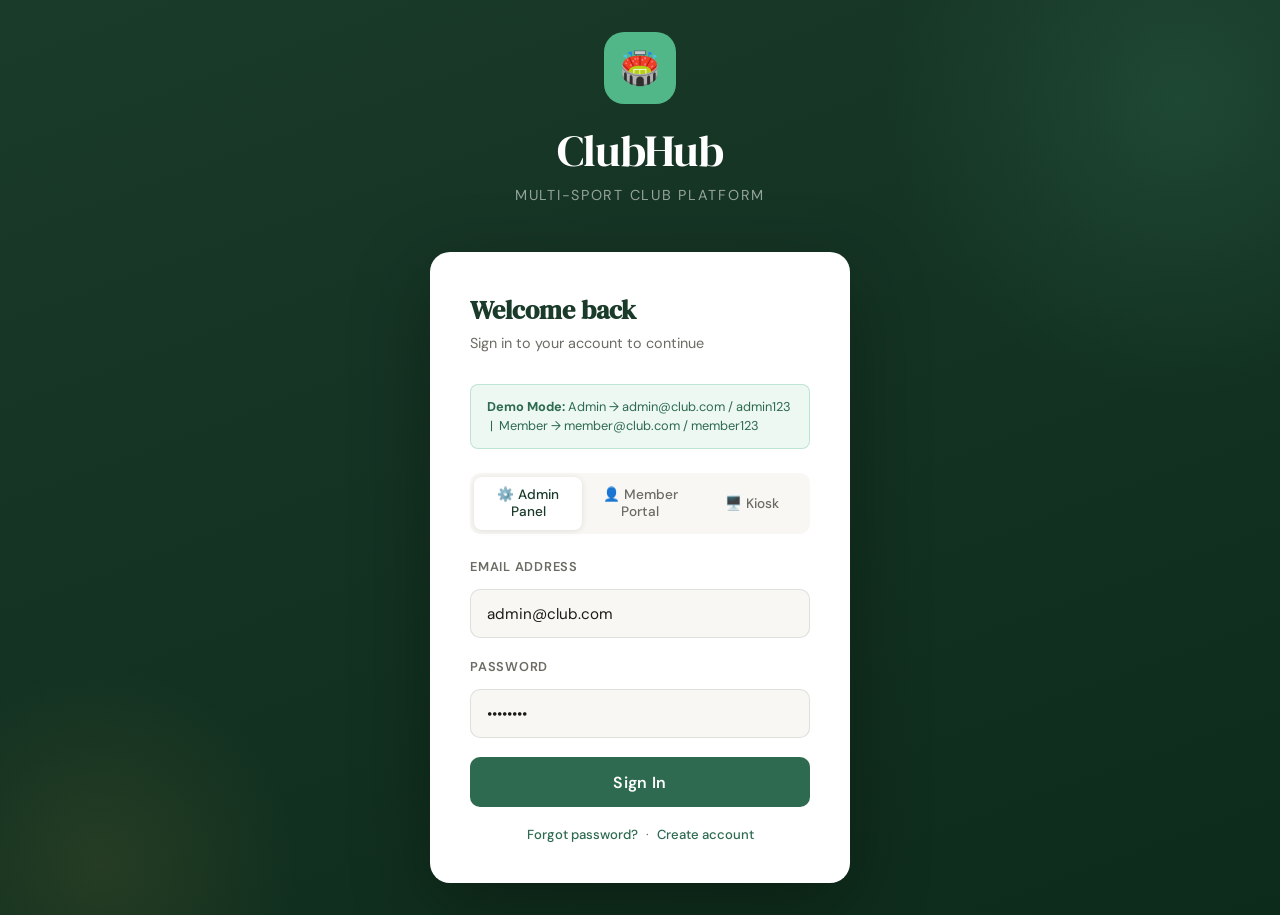
<file: index.html>
<!DOCTYPE html>
<html lang="en">
<head>
<meta charset="UTF-8">
<meta name="viewport" content="width=device-width, initial-scale=1.0">
<title>ClubHub — Multi-Sport Club Platform</title>
<link rel="preconnect" href="https://fonts.googleapis.com">
<link href="https://fonts.googleapis.com/css2?family=DM+Serif+Display:ital@0;1&family=DM+Sans:wght@300;400;500;600&display=swap" rel="stylesheet">
<link rel="stylesheet" href="css/global.css">
<style>
:root {
  --brand: #1a3a2a;
  --brand-mid: #2d6a4f;
  --accent: #52b788;
  --accent-light: #b7e4c7;
  --gold: #d4a843;
  --surface: #f8f7f3;
  --text: #1a1a18;
  --muted: #6b6b63;
  --border: rgba(26,58,42,0.12);
  --card-bg: #ffffff;
  --radius: 14px;
  --shadow: 0 2px 16px rgba(0,0,0,0.08);
}
[data-theme="dark"] {
  --brand: #52b788;
  --brand-mid: #74c69d;
  --accent: #74c69d;
  --accent-light: #1b4332;
  --surface: #0d1b14;
  --text: #e8f5e9;
  --muted: #a8c5b0;
  --border: rgba(82,183,136,0.15);
  --card-bg: #132218;
  --shadow: 0 2px 16px rgba(0,0,0,0.4);
}
* { box-sizing: border-box; margin: 0; padding: 0; }
body {
  font-family: 'DM Sans', sans-serif;
  background: var(--surface);
  color: var(--text);
  min-height: 100vh;
  display: flex;
  flex-direction: column;
}
.hero {
  min-height: 100vh;
  display: flex;
  flex-direction: column;
  align-items: center;
  justify-content: center;
  padding: 2rem;
  background: linear-gradient(160deg, var(--brand) 0%, #0d2b1a 100%);
  position: relative;
  overflow: hidden;
}
.hero::before {
  content: '';
  position: absolute;
  width: 600px; height: 600px;
  border-radius: 50%;
  background: radial-gradient(circle, rgba(82,183,136,0.15) 0%, transparent 70%);
  top: -200px; right: -200px;
}
.hero::after {
  content: '';
  position: absolute;
  width: 400px; height: 400px;
  border-radius: 50%;
  background: radial-gradient(circle, rgba(212,168,67,0.1) 0%, transparent 70%);
  bottom: -150px; left: -100px;
}
.logo-wrap { text-align: center; margin-bottom: 3rem; z-index: 1; }
.logo-icon {
  width: 72px; height: 72px;
  background: var(--accent);
  border-radius: 20px;
  display: flex; align-items: center; justify-content: center;
  margin: 0 auto 1rem;
  font-size: 2rem;
}
.logo-text {
  font-family: 'DM Serif Display', serif;
  font-size: 2.8rem;
  color: #ffffff;
  letter-spacing: -0.02em;
}
.logo-sub {
  font-size: 0.9rem;
  color: rgba(255,255,255,0.55);
  letter-spacing: 0.12em;
  text-transform: uppercase;
  margin-top: 0.3rem;
}
.login-card {
  background: var(--card-bg);
  border-radius: 20px;
  padding: 2.5rem;
  width: 100%;
  max-width: 420px;
  box-shadow: 0 24px 80px rgba(0,0,0,0.3);
  z-index: 1;
}
.login-card h2 {
  font-family: 'DM Serif Display', serif;
  font-size: 1.6rem;
  color: var(--brand);
  margin-bottom: 0.4rem;
}
.login-card p {
  color: var(--muted);
  font-size: 0.9rem;
  margin-bottom: 2rem;
}
.form-group { margin-bottom: 1.2rem; }
.form-group label {
  display: block;
  font-size: 0.8rem;
  font-weight: 600;
  letter-spacing: 0.06em;
  text-transform: uppercase;
  color: var(--muted);
  margin-bottom: 0.5rem;
}
.form-group input {
  width: 100%;
  padding: 0.85rem 1rem;
  border: 1.5px solid var(--border);
  border-radius: 10px;
  font-family: 'DM Sans', sans-serif;
  font-size: 0.95rem;
  color: var(--text);
  background: var(--surface);
  transition: border-color 0.2s, box-shadow 0.2s;
  outline: none;
}
.form-group input:focus {
  border-color: var(--accent);
  box-shadow: 0 0 0 3px rgba(82,183,136,0.15);
}
.role-tabs {
  display: flex;
  background: var(--surface);
  border-radius: 10px;
  padding: 4px;
  margin-bottom: 1.5rem;
  gap: 4px;
}
.role-tab {
  flex: 1;
  padding: 0.6rem;
  border: none;
  border-radius: 8px;
  font-family: 'DM Sans', sans-serif;
  font-size: 0.85rem;
  font-weight: 500;
  cursor: pointer;
  background: transparent;
  color: var(--muted);
  transition: all 0.2s;
}
.role-tab.active {
  background: var(--card-bg);
  color: var(--brand);
  box-shadow: 0 1px 6px rgba(0,0,0,0.1);
}
.btn-primary {
  width: 100%;
  padding: 0.9rem;
  background: var(--brand-mid);
  color: white;
  border: none;
  border-radius: 10px;
  font-family: 'DM Sans', sans-serif;
  font-size: 1rem;
  font-weight: 600;
  cursor: pointer;
  transition: all 0.2s;
  letter-spacing: 0.02em;
}
.btn-primary:hover { background: var(--brand); transform: translateY(-1px); box-shadow: 0 4px 16px rgba(0,0,0,0.2); }
.btn-primary:active { transform: translateY(0); }
.login-meta {
  margin-top: 1.2rem;
  text-align: center;
  font-size: 0.82rem;
  color: var(--muted);
}
.login-meta a { color: var(--brand-mid); text-decoration: none; font-weight: 500; }
.demo-note {
  background: rgba(82,183,136,0.1);
  border: 1px solid rgba(82,183,136,0.3);
  border-radius: 8px;
  padding: 0.75rem 1rem;
  font-size: 0.8rem;
  color: var(--brand-mid);
  margin-bottom: 1.5rem;
  line-height: 1.5;
}
.error-msg {
  background: rgba(220,53,69,0.08);
  border: 1px solid rgba(220,53,69,0.2);
  border-radius: 8px;
  padding: 0.7rem 1rem;
  font-size: 0.85rem;
  color: #c0392b;
  margin-bottom: 1rem;
  display: none;
}
.loading-overlay {
  display: none;
  position: fixed; inset: 0;
  background: rgba(0,0,0,0.4);
  z-index: 999;
  align-items: center; justify-content: center;
  flex-direction: column; gap: 1rem;
}
.loading-overlay.show { display: flex; }
.spinner {
  width: 48px; height: 48px;
  border: 3px solid rgba(255,255,255,0.2);
  border-top-color: var(--accent);
  border-radius: 50%;
  animation: spin 0.7s linear infinite;
}
@keyframes spin { to { transform: rotate(360deg); } }
.loading-text { color: white; font-size: 0.9rem; }
</style>
</head>
<body>
<div class="hero">
  <div class="logo-wrap">
    <div class="logo-icon">🏟️</div>
    <div class="logo-text">ClubHub</div>
    <div class="logo-sub">Multi-Sport Club Platform</div>
  </div>

  <div class="login-card">
    <h2>Welcome back</h2>
    <p>Sign in to your account to continue</p>

    <div class="demo-note">
      <strong>Demo Mode:</strong> Admin → admin@club.com / admin123 &nbsp;|&nbsp; Member → member@club.com / member123
    </div>

    <div class="role-tabs">
      <button class="role-tab active" onclick="setRole('admin')">⚙️ Admin Panel</button>
      <button class="role-tab" onclick="setRole('member')">👤 Member Portal</button>
      <button class="role-tab" onclick="setRole('kiosk')">🖥️ Kiosk</button>
    </div>

    <div class="error-msg" id="error-msg">Invalid credentials. Please try again.</div>

    <div class="form-group">
      <label>Email Address</label>
      <input type="email" id="email" placeholder="you@example.com" value="admin@club.com">
    </div>
    <div class="form-group" id="password-group">
      <label>Password</label>
      <input type="password" id="password" placeholder="••••••••" value="admin123" onkeydown="if(event.key==='Enter')login()">
    </div>

    <button class="btn-primary" onclick="login()">Sign In</button>

    <div class="login-meta">
      <a href="#" onclick="forgotPass()">Forgot password?</a> &nbsp;·&nbsp;
      <a href="pages/register.html">Create account</a>
    </div>
  </div>
</div>

<div class="loading-overlay" id="loading">
  <div class="spinner"></div>
  <div class="loading-text">Signing you in…</div>
</div>

<script src="js/config.js"></script>
<script src="js/api.js"></script>
<script>
let currentRole = 'admin';

function setRole(role) {
  currentRole = role;
  document.querySelectorAll('.role-tab').forEach((t,i) => {
    t.classList.toggle('active', ['admin','member','kiosk'][i] === role);
  });
  const pwGroup = document.getElementById('password-group');
  if (role === 'kiosk') {
    document.getElementById('email').value = 'kiosk@club.com';
    document.getElementById('password').value = 'kiosk123';
  } else if (role === 'admin') {
    document.getElementById('email').value = 'admin@club.com';
    document.getElementById('password').value = 'admin123';
  } else {
    document.getElementById('email').value = 'member@club.com';
    document.getElementById('password').value = 'member123';
  }
}

async function login() {
  const email = document.getElementById('email').value.trim();
  const password = document.getElementById('password').value;
  const errMsg = document.getElementById('error-msg');
  errMsg.style.display = 'none';

  if (!email || !password) {
    errMsg.textContent = 'Please enter email and password.';
    errMsg.style.display = 'block';
    return;
  }

  document.getElementById('loading').classList.add('show');

  try {
    const result = await API.login(email, password);
    if (result.success) {
      sessionStorage.setItem('clubhub_user', JSON.stringify(result.user));
      const role = result.user.role;
      if (role === 'admin' || role === 'staff') {
        window.location.href = 'pages/admin.html';
      } else if (role === 'kiosk') {
        window.location.href = 'pages/kiosk.html';
      } else {
        window.location.href = 'pages/member.html';
      }
    } else {
      errMsg.textContent = result.message || 'Invalid credentials.';
      errMsg.style.display = 'block';
    }
  } catch(e) {
    // Demo fallback when no Apps Script connected
    const demos = {
      'admin@club.com': { role:'admin', name:'Admin User', email:'admin@club.com', id:'U001' },
      'member@club.com': { role:'member', name:'Alex Rivera', email:'member@club.com', id:'U002', membership:'Premium' },
      'kiosk@club.com': { role:'kiosk', name:'Kiosk', email:'kiosk@club.com', id:'K001' }
    };
    const user = demos[email];
    if (user && password.length >= 6) {
      sessionStorage.setItem('clubhub_user', JSON.stringify(user));
      const role = user.role;
      if (role === 'admin') window.location.href = 'pages/admin.html';
      else if (role === 'kiosk') window.location.href = 'pages/kiosk.html';
      else window.location.href = 'pages/member.html';
    } else {
      errMsg.textContent = 'Invalid credentials. Try the demo accounts shown above.';
      errMsg.style.display = 'block';
    }
  } finally {
    document.getElementById('loading').classList.remove('show');
  }
}

function forgotPass() {
  alert('Password reset link would be sent to your email. (Configure SMTP in Apps Script)');
}
</script>
</body>
</html>
</file>
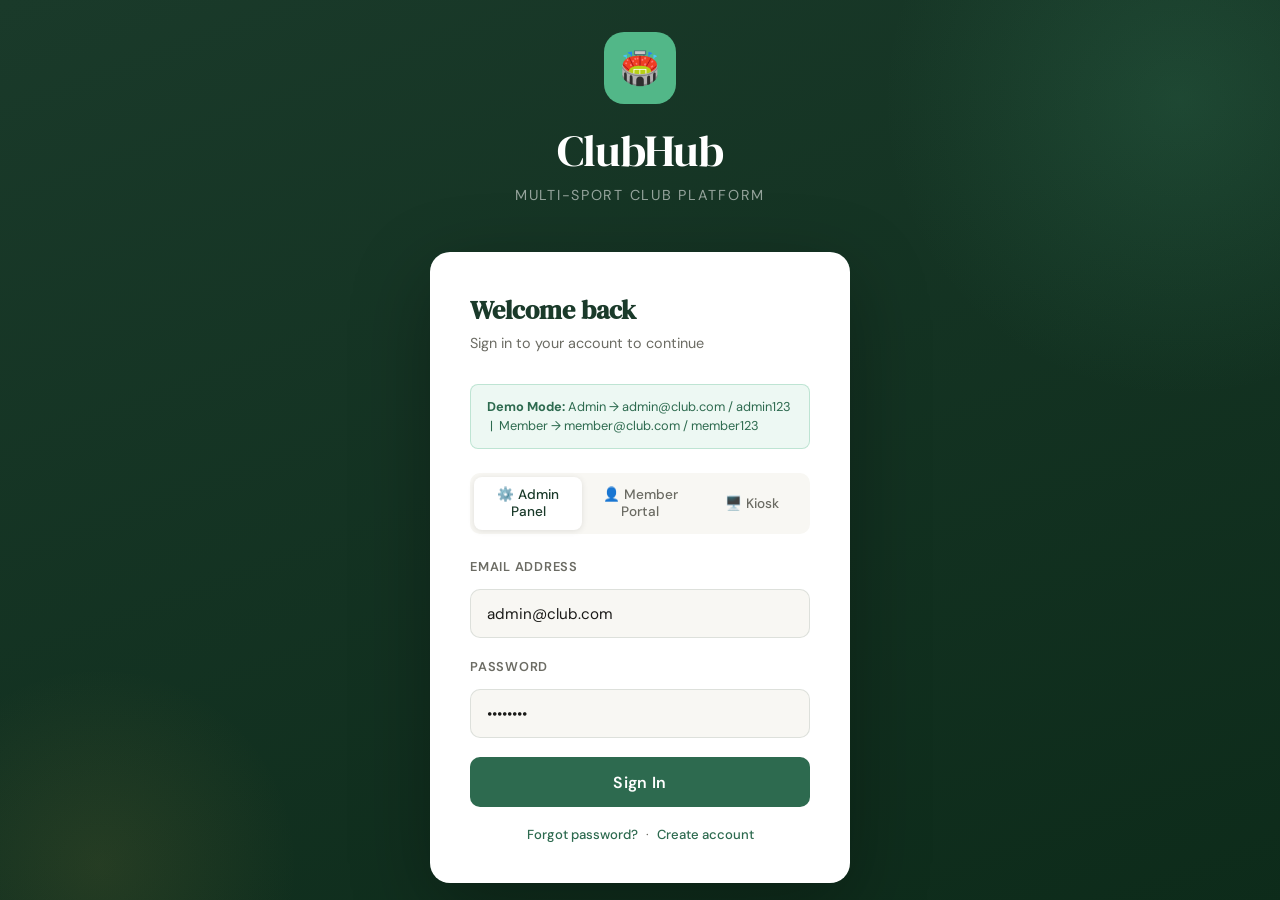
<file: pages/admin.html>
<!DOCTYPE html>
<html lang="en">
<head>
<meta charset="UTF-8">
<meta name="viewport" content="width=device-width, initial-scale=1.0">
<title>Admin Panel — ClubHub</title>
<link rel="preconnect" href="https://fonts.googleapis.com">
<link href="https://fonts.googleapis.com/css2?family=DM+Serif+Display:ital@0;1&family=DM+Sans:wght@300;400;500;600&display=swap" rel="stylesheet">
<link rel="stylesheet" href="../css/global.css">
<style>
.tab-bar {
  display: flex; gap: 4px;
  background: var(--surface); border-radius: 10px;
  padding: 4px; margin-bottom: 1.5rem;
  flex-wrap: wrap;
}
.tab-btn {
  padding: 0.55rem 1rem; border-radius: 8px;
  border: none; background: transparent;
  font-family: 'DM Sans', sans-serif; font-size: 0.85rem; font-weight: 500;
  cursor: pointer; color: var(--muted); transition: all 0.15s;
  display: flex; align-items: center; gap: 0.4rem;
}
.tab-btn.active { background: var(--card-bg); color: var(--brand); box-shadow: 0 1px 6px rgba(0,0,0,0.08); }
.tab-panel { display: none; }
.tab-panel.active { display: block; }
.quick-actions { display: flex; gap: 0.75rem; flex-wrap: wrap; margin-bottom: 1.5rem; }
.dashboard-grid { display: grid; grid-template-columns: 2fr 1fr; gap: 1.25rem; }
.event-row { display: flex; align-items: center; gap: 1rem; padding: 0.85rem 0; border-bottom: 1px solid var(--border); }
.event-row:last-child { border-bottom: none; }
.event-dot { width: 10px; height: 10px; border-radius: 50%; flex-shrink: 0; }
.event-info { flex: 1; }
.event-name { font-weight: 500; font-size: 0.875rem; }
.event-meta { font-size: 0.75rem; color: var(--muted); margin-top: 2px; }
.capacity-bar { height: 4px; background: var(--border); border-radius: 4px; margin-top: 4px; overflow: hidden; }
.capacity-fill { height: 100%; border-radius: 4px; background: var(--accent); transition: width 0.5s; }
.capacity-fill.full { background: #dc3545; }
.capacity-fill.near { background: var(--gold); }
.filter-bar { display: flex; gap: 0.75rem; align-items: center; flex-wrap: wrap; margin-bottom: 1rem; }
.filter-bar input, .filter-bar select { padding: 0.5rem 0.8rem; border: 1px solid var(--border); border-radius: 8px; font-family: 'DM Sans', sans-serif; font-size: 0.85rem; color: var(--text); background: var(--card-bg); outline: none; }
.filter-bar input:focus, .filter-bar select:focus { border-color: var(--accent); }
.filter-bar input { flex: 1; min-width: 180px; }
.scheduler-view { display: flex; gap: 0.5rem; margin-bottom: 1rem; }
.view-btn { padding: 0.4rem 0.8rem; border-radius: 6px; border: 1px solid var(--border); background: var(--card-bg); font-size: 0.8rem; cursor: pointer; color: var(--muted); }
.view-btn.active { background: var(--brand-mid); color: white; border-color: var(--brand-mid); }
.cal-nav { display: flex; align-items: center; gap: 1rem; margin-bottom: 1rem; }
.cal-nav button { background: none; border: 1px solid var(--border); border-radius: 8px; padding: 0.4rem 0.8rem; cursor: pointer; font-size: 0.9rem; color: var(--text); }
.cal-nav button:hover { background: var(--surface); }
.cal-month { font-weight: 600; font-size: 1rem; }
.checkin-list { display: flex; flex-direction: column; gap: 0.5rem; }
.checkin-item { display: flex; align-items: center; gap: 1rem; padding: 0.75rem; background: var(--surface); border-radius: 10px; }
.checkin-avatar { width: 38px; height: 38px; border-radius: 50%; background: var(--accent-light); display: flex; align-items: center; justify-content: center; font-weight: 600; font-size: 0.85rem; color: var(--brand); flex-shrink: 0; }
.checkin-info { flex: 1; }
.checkin-name { font-weight: 500; font-size: 0.875rem; }
.checkin-time { font-size: 0.75rem; color: var(--muted); }
.sport-chip { display: inline-flex; align-items: center; padding: 2px 8px; border-radius: 12px; font-size: 0.7rem; font-weight: 600; background: rgba(52,152,219,0.12); color: #2471a3; }
.announcement-item { padding: 1rem; border-radius: 10px; border-left: 4px solid var(--accent); background: var(--surface); margin-bottom: 0.75rem; }
.announcement-item.high { border-color: #dc3545; }
.announcement-title { font-weight: 600; font-size: 0.9rem; }
.announcement-msg { font-size: 0.82rem; color: var(--muted); margin-top: 0.3rem; }
.announcement-date { font-size: 0.72rem; color: var(--muted); margin-top: 0.4rem; }
@media (max-width: 900px) { .dashboard-grid { grid-template-columns: 1fr; } }
</style>
</head>
<body>
<div class="app-layout">
  <!-- Sidebar -->
  <nav class="sidebar" id="sidebar">
    <div class="sidebar-logo">
      <div class="sidebar-logo-icon">🏟️</div>
      <div>
        <div class="sidebar-logo-text">ClubHub</div>
        <div class="sidebar-logo-sub">Admin Panel</div>
      </div>
    </div>
    <div class="sidebar-nav">
      <div class="nav-section-label">Main</div>
      <button class="nav-item active" onclick="showTab('dashboard')"><span class="nav-icon">📊</span> Dashboard</button>
      <button class="nav-item" onclick="showTab('events')"><span class="nav-icon">📅</span> Events</button>
      <button class="nav-item" onclick="showTab('scheduler')"><span class="nav-icon">🗓️</span> Scheduler</button>
      <button class="nav-item" onclick="showTab('members')"><span class="nav-icon">👥</span> Members</button>
      <button class="nav-item" onclick="showTab('checkins')"><span class="nav-icon">✅</span> Check-ins</button>
      <div class="nav-section-label">Content</div>
      <button class="nav-item" onclick="showTab('announcements')"><span class="nav-icon">📢</span> Announcements</button>
      <button class="nav-item" onclick="showTab('membership')"><span class="nav-icon">🎫</span> Memberships</button>
      <div class="nav-section-label">System</div>
      <button class="nav-item" onclick="window.open('../pages/kiosk.html','_blank')"><span class="nav-icon">🖥️</span> Open Kiosk</button>
      <button class="nav-item" onclick="showSettings()"><span class="nav-icon">⚙️</span> Settings</button>
    </div>
    <div class="sidebar-footer">
      <div class="user-chip" onclick="logout()">
        <div class="user-avatar" id="admin-avatar">A</div>
        <div>
          <div class="user-name" id="admin-name">Admin</div>
          <div class="user-role">Administrator</div>
        </div>
      </div>
    </div>
  </nav>

  <!-- Main -->
  <div class="main-content">
    <div class="top-bar">
      <div style="display:flex;align-items:center;gap:0.75rem">
        <button class="hamburger" id="hamburger" onclick="toggleSidebar()"><span></span><span></span><span></span></button>
        <div class="top-bar-title" id="page-title">Dashboard</div>
      </div>
      <div class="top-bar-actions">
        <span id="demo-badge" style="font-size:0.72rem;background:rgba(212,168,67,0.15);color:#8a6820;padding:3px 8px;border-radius:12px;font-weight:600;display:none">DEMO MODE</span>
        <button class="btn btn-secondary btn-sm" onclick="refreshAll()">🔄 Refresh</button>
        <button class="btn btn-primary btn-sm" onclick="openEventModal()">+ New Event</button>
      </div>
    </div>

    <div class="page-content">
      <!-- DASHBOARD TAB -->
      <div class="tab-panel active" id="tab-dashboard">
        <div class="stats-grid" id="stats-grid">
          <div class="stat-card"><div class="stat-label">Total Members</div><div class="stat-value" id="s-members">—</div><div class="stat-change">Active accounts</div></div>
          <div class="stat-card"><div class="stat-label">Active Members</div><div class="stat-value" id="s-active">—</div><div class="stat-change">Registered & enabled</div></div>
          <div class="stat-card"><div class="stat-label">Open Events</div><div class="stat-value" id="s-events">—</div><div class="stat-change">Accepting bookings</div></div>
          <div class="stat-card"><div class="stat-label">Today's Check-ins</div><div class="stat-value" id="s-checkins">—</div><div class="stat-change">Facility entries</div></div>
        </div>
        <div class="dashboard-grid">
          <div class="card">
            <div class="card-header"><div class="card-title">📅 Upcoming Events</div><button class="btn btn-secondary btn-sm" onclick="showTab('events')">View All</button></div>
            <div id="upcoming-events-list"><div style="color:var(--muted);font-size:0.85rem">Loading…</div></div>
          </div>
          <div style="display:flex;flex-direction:column;gap:1.25rem">
            <div class="card">
              <div class="card-header"><div class="card-title">🕒 Recent Bookings</div></div>
              <div id="recent-bookings-list"><div style="color:var(--muted);font-size:0.85rem">Loading…</div></div>
            </div>
            <div class="card">
              <div class="card-header"><div class="card-title">📢 Announcements</div><button class="btn btn-secondary btn-sm" onclick="openAnnouncementModal()">+ Add</button></div>
              <div id="dash-announcements"></div>
            </div>
          </div>
        </div>
      </div>

      <!-- EVENTS TAB -->
      <div class="tab-panel" id="tab-events">
        <div class="filter-bar">
          <input type="text" id="event-search" placeholder="🔍 Search events…" oninput="filterEvents()">
          <select id="event-sport" onchange="filterEvents()"><option value="">All Sports</option></select>
          <select id="event-status" onchange="filterEvents()"><option value="">All Status</option><option value="open">Open</option><option value="full">Full</option><option value="cancelled">Cancelled</option></select>
          <button class="btn btn-primary" onclick="openEventModal()">+ New Event</button>
        </div>
        <div class="table-wrap">
          <table>
            <thead><tr><th>Event</th><th>Sport</th><th>Date & Time</th><th>Location</th><th>Capacity</th><th>Price</th><th>Status</th><th>Actions</th></tr></thead>
            <tbody id="events-tbody"></tbody>
          </table>
        </div>
      </div>

      <!-- SCHEDULER TAB -->
      <div class="tab-panel" id="tab-scheduler">
        <div style="display:flex;align-items:center;justify-content:space-between;flex-wrap:wrap;gap:1rem;margin-bottom:1rem">
          <div class="scheduler-view">
            <button class="view-btn active" onclick="setCalView('month',this)">Month</button>
            <button class="view-btn" onclick="setCalView('week',this)">Week</button>
            <button class="view-btn" onclick="setCalView('list',this)">List</button>
          </div>
          <div class="cal-nav">
            <button onclick="changeMonth(-1)">‹</button>
            <div class="cal-month" id="cal-month-label">May 2026</div>
            <button onclick="changeMonth(1)">›</button>
          </div>
        </div>
        <div id="scheduler-container"></div>
      </div>

      <!-- MEMBERS TAB -->
      <div class="tab-panel" id="tab-members">
        <div class="filter-bar">
          <input type="text" id="member-search" placeholder="🔍 Search members…" oninput="filterMembers()">
          <select id="member-tier" onchange="filterMembers()"><option value="">All Tiers</option><option value="Guest">Guest</option><option value="Basic">Basic</option><option value="Premium">Premium</option><option value="VIP">VIP</option></select>
          <select id="member-status" onchange="filterMembers()"><option value="">All Status</option><option value="active">Active</option><option value="inactive">Inactive</option></select>
          <button class="btn btn-primary" onclick="openMemberModal()">+ Add Member</button>
        </div>
        <div class="table-wrap">
          <table>
            <thead><tr><th>Member</th><th>Sport</th><th>Membership</th><th>Status</th><th>Joined</th><th>Bookings</th><th>Actions</th></tr></thead>
            <tbody id="members-tbody"></tbody>
          </table>
        </div>
      </div>

      <!-- CHECK-INS TAB -->
      <div class="tab-panel" id="tab-checkins">
        <div style="display:flex;align-items:center;justify-content:space-between;margin-bottom:1rem;flex-wrap:wrap;gap:0.75rem">
          <div class="filter-bar" style="margin:0;flex:1">
            <input type="text" id="checkin-search" placeholder="🔍 Search check-ins…" oninput="filterCheckIns()">
            <input type="date" id="checkin-date" onchange="filterCheckIns()" value="">
          </div>
          <button class="btn btn-primary" onclick="openManualCheckIn()">✅ Manual Check-in</button>
        </div>
        <div class="checkin-list" id="checkin-list"></div>
      </div>

      <!-- ANNOUNCEMENTS TAB -->
      <div class="tab-panel" id="tab-announcements">
        <div style="margin-bottom:1rem"><button class="btn btn-primary" onclick="openAnnouncementModal()">+ New Announcement</button></div>
        <div id="announcements-list"></div>
      </div>

      <!-- MEMBERSHIPS TAB -->
      <div class="tab-panel" id="tab-membership">
        <div class="stats-grid" style="margin-bottom:1.5rem" id="membership-stats"></div>
        <div class="card">
          <div class="card-header"><div class="card-title">Membership Tiers</div></div>
          <div id="tier-list"></div>
        </div>
      </div>
    </div>
  </div>
</div>

<!-- Event Modal -->
<div class="modal-overlay" id="event-modal">
  <div class="modal">
    <div class="modal-header">
      <div class="modal-title" id="event-modal-title">New Event</div>
      <button class="modal-close" onclick="closeModal('event-modal')">✕</button>
    </div>
    <div class="modal-body">
      <div class="form-grid">
        <div class="form-group form-full"><label>Event Name</label><input type="text" id="ev-name" placeholder="e.g. Morning Tennis Clinic"></div>
        <div class="form-group"><label>Sport</label><select id="ev-sport"></select></div>
        <div class="form-group"><label>Type</label><select id="ev-type"><option value="clinic">Clinic</option><option value="open_play">Open Play</option><option value="tournament">Tournament</option><option value="training">Training</option></select></div>
        <div class="form-group"><label>Date</label><input type="date" id="ev-date"></div>
        <div class="form-group"><label>Start Time</label><input type="time" id="ev-time"></div>
        <div class="form-group"><label>End Time</label><input type="time" id="ev-endtime"></div>
        <div class="form-group"><label>Location</label><input type="text" id="ev-location" placeholder="e.g. Court A"></div>
        <div class="form-group"><label>Capacity</label><input type="number" id="ev-capacity" min="1" value="12"></div>
        <div class="form-group"><label>Price (₱)</label><input type="number" id="ev-price" min="0" value="0"></div>
        <div class="form-group"><label>Instructor</label><input type="text" id="ev-instructor" placeholder="Optional"></div>
        <div class="form-group form-full"><label>Description</label><textarea id="ev-desc" placeholder="Event details…"></textarea></div>
      </div>
    </div>
    <div class="modal-footer">
      <button class="btn btn-secondary" onclick="closeModal('event-modal')">Cancel</button>
      <button class="btn btn-primary" onclick="saveEvent()" id="save-event-btn">Create Event</button>
    </div>
  </div>
</div>

<!-- Member Modal -->
<div class="modal-overlay" id="member-modal">
  <div class="modal">
    <div class="modal-header">
      <div class="modal-title" id="member-modal-title">Add Member</div>
      <button class="modal-close" onclick="closeModal('member-modal')">✕</button>
    </div>
    <div class="modal-body">
      <div class="form-grid">
        <div class="form-group form-full"><label>Full Name</label><input type="text" id="m-name" placeholder="Full name"></div>
        <div class="form-group"><label>Email</label><input type="email" id="m-email" placeholder="email@example.com"></div>
        <div class="form-group"><label>Phone</label><input type="text" id="m-phone" placeholder="+63 912 000 0000"></div>
        <div class="form-group"><label>Sport</label><select id="m-sport"></select></div>
        <div class="form-group"><label>Membership Tier</label><select id="m-tier"><option value="Guest">Guest</option><option value="Basic">Basic</option><option value="Premium">Premium</option><option value="VIP">VIP</option></select></div>
        <div class="form-group"><label>Status</label><select id="m-status"><option value="active">Active</option><option value="inactive">Inactive</option></select></div>
      </div>
    </div>
    <div class="modal-footer">
      <button class="btn btn-secondary" onclick="closeModal('member-modal')">Cancel</button>
      <button class="btn btn-primary" onclick="saveMember()" id="save-member-btn">Add Member</button>
    </div>
  </div>
</div>

<!-- Announcement Modal -->
<div class="modal-overlay" id="announcement-modal">
  <div class="modal">
    <div class="modal-header">
      <div class="modal-title">New Announcement</div>
      <button class="modal-close" onclick="closeModal('announcement-modal')">✕</button>
    </div>
    <div class="modal-body">
      <div class="form-grid">
        <div class="form-group form-full"><label>Title</label><input type="text" id="ann-title" placeholder="Announcement title"></div>
        <div class="form-group form-full"><label>Message</label><textarea id="ann-msg" placeholder="Announcement details…"></textarea></div>
        <div class="form-group"><label>Priority</label><select id="ann-priority"><option value="normal">Normal</option><option value="high">High Priority</option></select></div>
      </div>
    </div>
    <div class="modal-footer">
      <button class="btn btn-secondary" onclick="closeModal('announcement-modal')">Cancel</button>
      <button class="btn btn-primary" onclick="saveAnnouncement()">Publish</button>
    </div>
  </div>
</div>

<!-- Check-in Modal -->
<div class="modal-overlay" id="checkin-modal">
  <div class="modal">
    <div class="modal-header"><div class="modal-title">Manual Check-in</div><button class="modal-close" onclick="closeModal('checkin-modal')">✕</button></div>
    <div class="modal-body">
      <div class="form-grid">
        <div class="form-group form-full"><label>Member</label><select id="ci-member"></select></div>
        <div class="form-group form-full"><label>Event / Activity</label><input type="text" id="ci-event" placeholder="e.g. Open Play, Gym Access"></div>
      </div>
    </div>
    <div class="modal-footer">
      <button class="btn btn-secondary" onclick="closeModal('checkin-modal')">Cancel</button>
      <button class="btn btn-primary" onclick="doManualCheckIn()">Check In</button>
    </div>
  </div>
</div>

<script src="../js/config.js"></script>
<script src="../js/api.js"></script>
<script>
let allEvents = [], allMembers = [], allBookings = [], allCheckIns = [], allAnnouncements = [];
let editEventId = null, editMemberId = null;
let calYear = 2026, calMonth = 4; // May 2026 (0-indexed)
let calView = 'month';

// Init
window.onload = async () => {
  const user = requireAuth(['admin','staff']);
  if (!user) return;
  document.getElementById('admin-name').textContent = user.name || 'Admin';
  document.getElementById('admin-avatar').textContent = (user.name||'A')[0].toUpperCase();
  if (CONFIG.DEMO_MODE) document.getElementById('demo-badge').style.display = 'inline';

  populateSportSelects();
  await refreshAll();
};

function populateSportSelects() {
  const sports = CONFIG.SPORTS;
  ['ev-sport','m-sport'].forEach(id => {
    const sel = document.getElementById(id);
    if (!sel) return;
    sports.forEach(s => { const o = document.createElement('option'); o.value = s; o.textContent = s; sel.appendChild(o); });
  });
  const evSportFilter = document.getElementById('event-sport');
  sports.forEach(s => { const o = document.createElement('option'); o.value = s; o.textContent = s; evSportFilter.appendChild(o); });
}

async function refreshAll() {
  const [evRes, memRes, bkRes, ciRes, dashRes, annRes] = await Promise.all([
    API.getEvents(), API.getMembers(), API.getBookings(), API.getCheckIns(), API.getDashboard(), API.getAnnouncements()
  ]);
  allEvents = evRes.data || [];
  allMembers = memRes.data || [];
  allBookings = bkRes.data || [];
  allCheckIns = ciRes.data || [];
  allAnnouncements = annRes.data || [];
  const dash = dashRes.data || {};
  renderDashboard(dash);
  renderEvents();
  renderMembers();
  renderCheckIns();
  renderCalendar();
  renderAnnouncements();
  renderMemberships();
}

function renderDashboard(d) {
  document.getElementById('s-members').textContent = d.totalMembers ?? allMembers.filter(m=>m.role==='member').length;
  document.getElementById('s-active').textContent = d.activeMembers ?? allMembers.filter(m=>m.status==='active').length;
  document.getElementById('s-events').textContent = d.openEvents ?? allEvents.filter(e=>e.status==='open').length;
  document.getElementById('s-checkins').textContent = d.todayCheckIns ?? allCheckIns.length;
  // Upcoming events
  const open = allEvents.filter(e=>e.status==='open').slice(0,5);
  document.getElementById('upcoming-events-list').innerHTML = open.length ? open.map(e => {
    const pct = Math.round((e.enrolled/e.capacity)*100);
    const cls = pct>=100?'full':pct>=80?'near':'';
    const colors = { Tennis:'#2471a3', Badminton:'#1b7a4b', Basketball:'#8a6820', Pickleball:'#7b2d8b', Swimming:'#2e86c1', Volleyball:'#c0392b', Gym:'#616a6b' };
    return `<div class="event-row">
      <div class="event-dot" style="background:${colors[e.sport]||'#52b788'}"></div>
      <div class="event-info">
        <div class="event-name">${e.name}</div>
        <div class="event-meta">${e.date} · ${e.time} · ${e.location}</div>
        <div class="capacity-bar"><div class="capacity-fill ${cls}" style="width:${Math.min(pct,100)}%"></div></div>
      </div>
      <div style="font-size:0.8rem;color:var(--muted);white-space:nowrap">${e.enrolled}/${e.capacity}</div>
    </div>`;
  }).join('') : '<div style="color:var(--muted);font-size:0.85rem">No upcoming events</div>';
  // Recent bookings
  const bk = allBookings.slice(0,5);
  document.getElementById('recent-bookings-list').innerHTML = bk.map(b =>
    `<div style="display:flex;align-items:center;justify-content:space-between;padding:0.6rem 0;border-bottom:1px solid var(--border)">
      <div><div style="font-size:0.85rem;font-weight:500">${b.eventName}</div><div style="font-size:0.75rem;color:var(--muted)">${b.date}</div></div>
      <span class="badge badge-${b.status==='confirmed'?'success':'warning'}">${b.status}</span>
    </div>`
  ).join('') || '<div style="color:var(--muted);font-size:0.85rem">No bookings yet</div>';
  // Announcements in dashboard
  document.getElementById('dash-announcements').innerHTML = allAnnouncements.slice(0,2).map(a =>
    `<div class="announcement-item ${a.priority==='high'?'high':''}">
      <div class="announcement-title">${a.title}</div>
      <div class="announcement-msg">${a.message}</div>
    </div>`
  ).join('') || '<div style="color:var(--muted);font-size:0.85rem">No announcements</div>';
}

function renderEvents(filtered) {
  const data = filtered ?? allEvents;
  const tbody = document.getElementById('events-tbody');
  tbody.innerHTML = data.map(e => {
    const pct = Math.round((e.enrolled/e.capacity)*100);
    return `<tr>
      <td><div style="font-weight:500">${e.name}</div><div style="font-size:0.75rem;color:var(--muted)">${e.type?.replace('_',' ')}</div></td>
      <td><span class="sport-chip">${e.sport}</span></td>
      <td>${e.date}<br><span style="font-size:0.75rem;color:var(--muted)">${e.time}–${e.endTime}</span></td>
      <td>${e.location}</td>
      <td><div style="font-size:0.85rem">${e.enrolled}/${e.capacity}</div><div class="capacity-bar" style="width:60px"><div class="capacity-fill ${pct>=100?'full':pct>=80?'near':''}" style="width:${Math.min(pct,100)}%"></div></div></td>
      <td>₱${e.price}</td>
      <td><span class="badge badge-${e.status==='open'?'success':e.status==='full'?'danger':'neutral'}">${e.status}</span></td>
      <td style="white-space:nowrap">
        <button class="btn btn-secondary btn-sm" onclick="openEventModal('${e.id}')">Edit</button>
        <button class="btn btn-danger btn-sm" onclick="deleteEvent('${e.id}')">Del</button>
      </td>
    </tr>`;
  }).join('') || '<tr><td colspan="8" style="text-align:center;color:var(--muted);padding:2rem">No events found</td></tr>';
}

function filterEvents() {
  const q = document.getElementById('event-search').value.toLowerCase();
  const sport = document.getElementById('event-sport').value;
  const status = document.getElementById('event-status').value;
  renderEvents(allEvents.filter(e =>
    (!q || e.name.toLowerCase().includes(q) || e.location.toLowerCase().includes(q)) &&
    (!sport || e.sport === sport) &&
    (!status || e.status === status)
  ));
}

function renderMembers(filtered) {
  const data = filtered ?? allMembers;
  const tbody = document.getElementById('members-tbody');
  tbody.innerHTML = data.map(m => {
    const bkCount = allBookings.filter(b=>b.userId===m.id).length;
    const tierColors = { Guest:'#6b6b63', Basic:'#2d6a4f', Premium:'#d4a843', VIP:'#7b2d8b' };
    return `<tr>
      <td><div style="display:flex;align-items:center;gap:0.6rem">
        <div style="width:32px;height:32px;border-radius:50%;background:rgba(82,183,136,0.15);display:flex;align-items:center;justify-content:center;font-weight:600;font-size:0.8rem;color:var(--brand-mid)">${m.name[0]}</div>
        <div><div style="font-weight:500;font-size:0.875rem">${m.name}</div><div style="font-size:0.72rem;color:var(--muted)">${m.email}</div></div>
      </div></td>
      <td><span class="sport-chip">${m.sport||'—'}</span></td>
      <td><span style="color:${tierColors[m.membership]||'#6b6b63'};font-weight:600;font-size:0.82rem">${m.membership||'Guest'}</span></td>
      <td><span class="badge badge-${m.status==='active'?'success':'neutral'}">${m.status}</span></td>
      <td style="font-size:0.82rem">${m.joined||'—'}</td>
      <td style="font-size:0.85rem">${bkCount}</td>
      <td style="white-space:nowrap">
        <button class="btn btn-secondary btn-sm" onclick="openMemberModal('${m.id}')">Edit</button>
        <button class="btn btn-secondary btn-sm" onclick="viewMemberBookings('${m.id}')">Bookings</button>
      </td>
    </tr>`;
  }).join('') || '<tr><td colspan="7" style="text-align:center;color:var(--muted);padding:2rem">No members found</td></tr>';
}

function filterMembers() {
  const q = document.getElementById('member-search').value.toLowerCase();
  const tier = document.getElementById('member-tier').value;
  const status = document.getElementById('member-status').value;
  renderMembers(allMembers.filter(m =>
    (!q || m.name.toLowerCase().includes(q) || m.email.toLowerCase().includes(q)) &&
    (!tier || m.membership === tier) &&
    (!status || m.status === status)
  ));
}

function renderCheckIns(filtered) {
  const data = filtered ?? allCheckIns;
  document.getElementById('checkin-list').innerHTML = data.map(c =>
    `<div class="checkin-item">
      <div class="checkin-avatar">${c.userName[0]}</div>
      <div class="checkin-info">
        <div class="checkin-name">${c.userName}</div>
        <div class="checkin-time">${c.event} · ${c.date} at ${c.time}</div>
      </div>
      <span class="badge badge-success">✓ In</span>
    </div>`
  ).join('') || '<div style="color:var(--muted);text-align:center;padding:2rem">No check-ins recorded</div>';
}

function filterCheckIns() {
  const q = document.getElementById('checkin-search').value.toLowerCase();
  const date = document.getElementById('checkin-date').value;
  renderCheckIns(allCheckIns.filter(c =>
    (!q || c.userName.toLowerCase().includes(q) || c.event.toLowerCase().includes(q)) &&
    (!date || c.date === date)
  ));
}

function renderAnnouncements() {
  document.getElementById('announcements-list').innerHTML = allAnnouncements.map(a =>
    `<div class="announcement-item ${a.priority==='high'?'high':''}">
      <div style="display:flex;justify-content:space-between;align-items:flex-start">
        <div>
          <div class="announcement-title">${a.priority==='high'?'🔴 ':''} ${a.title}</div>
          <div class="announcement-msg">${a.message}</div>
          <div class="announcement-date">${a.date}</div>
        </div>
        <button class="btn btn-danger btn-sm" onclick="deleteAnnouncement('${a.id}')">Delete</button>
      </div>
    </div>`
  ).join('') || '<div style="color:var(--muted);padding:2rem;text-align:center">No announcements</div>';
}

function renderMemberships() {
  const tiers = CONFIG.MEMBERSHIP_TIERS;
  const stats = document.getElementById('membership-stats');
  stats.innerHTML = tiers.map(t => {
    const count = allMembers.filter(m=>m.membership===t.name).length;
    return `<div class="stat-card"><div class="stat-label" style="color:${t.color}">${t.name}</div><div class="stat-value">${count}</div><div class="stat-change">${t.price===0?'Free':`₱${t.price}/mo`}</div></div>`;
  }).join('');
  document.getElementById('tier-list').innerHTML = tiers.map(t =>
    `<div style="display:flex;align-items:center;justify-content:space-between;padding:1rem 0;border-bottom:1px solid var(--border)">
      <div style="display:flex;align-items:center;gap:0.8rem">
        <div style="width:10px;height:10px;border-radius:50%;background:${t.color}"></div>
        <div>
          <div style="font-weight:600">${t.name}</div>
          <div style="font-size:0.8rem;color:var(--muted)">${t.price===0?'Free membership':`₱${t.price.toLocaleString()} / month`}</div>
        </div>
      </div>
      <div style="font-size:0.9rem;font-weight:500">${allMembers.filter(m=>m.membership===t.name).length} members</div>
    </div>`
  ).join('');
}

// Calendar
function renderCalendar() {
  const container = document.getElementById('scheduler-container');
  const monthNames = ['January','February','March','April','May','June','July','August','September','October','November','December'];
  document.getElementById('cal-month-label').textContent = `${monthNames[calMonth]} ${calYear}`;
  if (calView === 'list') { renderListView(container); return; }
  if (calView === 'week') { renderWeekView(container); return; }
  // Month view
  const firstDay = new Date(calYear, calMonth, 1).getDay();
  const daysInMonth = new Date(calYear, calMonth+1, 0).getDate();
  const today = new Date();
  const todayStr = `${today.getFullYear()}-${String(today.getMonth()+1).padStart(2,'0')}-${String(today.getDate()).padStart(2,'0')}`;
  const days = ['Sun','Mon','Tue','Wed','Thu','Fri','Sat'];
  let html = `<div class="cal-header">${days.map(d=>`<div class="cal-day-name">${d}</div>`).join('')}</div><div class="calendar-grid">`;
  for (let i=0;i<firstDay;i++) html += `<div class="cal-cell other-month"></div>`;
  for (let d=1;d<=daysInMonth;d++) {
    const dateStr = `${calYear}-${String(calMonth+1).padStart(2,'0')}-${String(d).padStart(2,'0')}`;
    const dayEvents = allEvents.filter(e=>e.date===dateStr);
    const isToday = dateStr === todayStr;
    html += `<div class="cal-cell${isToday?' today':''}">
      <div class="cal-date">${d}</div>
      ${dayEvents.slice(0,3).map(e=>`<div class="cal-event" onclick="openEventModal('${e.id}')" title="${e.name}">${e.time} ${e.name}</div>`).join('')}
      ${dayEvents.length>3?`<div style="font-size:0.65rem;color:var(--muted)">+${dayEvents.length-3} more</div>`:''}
    </div>`;
  }
  html += '</div>';
  container.innerHTML = html;
}

function renderListView(container) {
  const sorted = [...allEvents].sort((a,b)=>a.date.localeCompare(b.date));
  container.innerHTML = `<div class="table-wrap"><table>
    <thead><tr><th>Date</th><th>Event</th><th>Time</th><th>Sport</th><th>Location</th><th>Capacity</th><th>Status</th></tr></thead>
    <tbody>${sorted.map(e=>`<tr>
      <td style="font-size:0.85rem">${e.date}</td>
      <td style="font-weight:500;font-size:0.875rem">${e.name}</td>
      <td style="font-size:0.82rem">${e.time}–${e.endTime}</td>
      <td><span class="sport-chip">${e.sport}</span></td>
      <td style="font-size:0.82rem">${e.location}</td>
      <td style="font-size:0.82rem">${e.enrolled}/${e.capacity}</td>
      <td><span class="badge badge-${e.status==='open'?'success':'danger'}">${e.status}</span></td>
    </tr>`).join('')}</tbody>
  </table></div>`;
}

function renderWeekView(container) {
  const d = new Date(calYear, calMonth, 1);
  const today = new Date();
  const startOfWeek = new Date(today); startOfWeek.setDate(today.getDate() - today.getDay());
  const days = Array.from({length:7}, (_,i) => { const dd = new Date(startOfWeek); dd.setDate(startOfWeek.getDate()+i); return dd; });
  const dayNames = ['Sun','Mon','Tue','Wed','Thu','Fri','Sat'];
  container.innerHTML = `<div style="display:grid;grid-template-columns:repeat(7,1fr);gap:4px">
    ${days.map((d,i) => {
      const ds = `${d.getFullYear()}-${String(d.getMonth()+1).padStart(2,'0')}-${String(d.getDate()).padStart(2,'0')}`;
      const evs = allEvents.filter(e=>e.date===ds);
      const isToday = d.toDateString() === today.toDateString();
      return `<div style="background:var(--card-bg);border:1px solid var(--border);border-radius:10px;padding:0.6rem;min-height:160px;${isToday?'border-color:var(--accent)':''}">
        <div style="font-size:0.72rem;font-weight:700;text-transform:uppercase;color:var(--muted);margin-bottom:4px">${dayNames[i]}</div>
        <div style="font-size:1.1rem;font-weight:600;margin-bottom:6px${isToday?';color:var(--accent)':''}">${d.getDate()}</div>
        ${evs.map(e=>`<div class="cal-event" onclick="openEventModal('${e.id}')">${e.time} ${e.name}</div>`).join('')}
      </div>`;
    }).join('')}
  </div>`;
}

function changeMonth(dir) { calMonth += dir; if (calMonth>11){calMonth=0;calYear++;} if (calMonth<0){calMonth=11;calYear--;} renderCalendar(); }
function setCalView(v, btn) { calView=v; document.querySelectorAll('.view-btn').forEach(b=>b.classList.remove('active')); btn.classList.add('active'); renderCalendar(); }

// Event Modal
function openEventModal(id) {
  editEventId = id || null;
  const modal = document.getElementById('event-modal');
  document.getElementById('event-modal-title').textContent = id ? 'Edit Event' : 'New Event';
  document.getElementById('save-event-btn').textContent = id ? 'Save Changes' : 'Create Event';
  if (id) {
    const e = allEvents.find(ev=>ev.id===id);
    if (e) {
      document.getElementById('ev-name').value = e.name || '';
      document.getElementById('ev-sport').value = e.sport || '';
      document.getElementById('ev-type').value = e.type || 'clinic';
      document.getElementById('ev-date').value = e.date || '';
      document.getElementById('ev-time').value = e.time || '';
      document.getElementById('ev-endtime').value = e.endTime || '';
      document.getElementById('ev-location').value = e.location || '';
      document.getElementById('ev-capacity').value = e.capacity || 12;
      document.getElementById('ev-price').value = e.price || 0;
      document.getElementById('ev-instructor').value = e.instructor || '';
      document.getElementById('ev-desc').value = e.description || '';
    }
  } else {
    ['ev-name','ev-location','ev-instructor','ev-desc'].forEach(id=>document.getElementById(id).value='');
    document.getElementById('ev-capacity').value=12;
    document.getElementById('ev-price').value=0;
  }
  modal.classList.add('show');
}

async function saveEvent() {
  const event = {
    name: document.getElementById('ev-name').value.trim(),
    sport: document.getElementById('ev-sport').value,
    type: document.getElementById('ev-type').value,
    date: document.getElementById('ev-date').value,
    time: document.getElementById('ev-time').value,
    endTime: document.getElementById('ev-endtime').value,
    location: document.getElementById('ev-location').value.trim(),
    capacity: parseInt(document.getElementById('ev-capacity').value),
    price: parseFloat(document.getElementById('ev-price').value) || 0,
    instructor: document.getElementById('ev-instructor').value.trim(),
    description: document.getElementById('ev-desc').value.trim(),
  };
  if (!event.name || !event.date) { toast('Please fill in event name and date', 'error'); return; }
  const btn = document.getElementById('save-event-btn');
  btn.innerHTML = '<span class="spinner-sm"></span> Saving…';
  btn.disabled = true;
  const res = editEventId ? await API.updateEvent(editEventId, event) : await API.createEvent(event);
  btn.innerHTML = editEventId ? 'Save Changes' : 'Create Event';
  btn.disabled = false;
  if (res.success) { toast(res.message); closeModal('event-modal'); await refreshAll(); }
  else toast(res.message || 'Error saving event', 'error');
}

async function deleteEvent(id) {
  if (!confirm('Delete this event? All bookings will be affected.')) return;
  const res = await API.deleteEvent(id);
  if (res.success) { toast('Event deleted'); await refreshAll(); }
  else toast('Error deleting event', 'error');
}

// Member Modal
function openMemberModal(id) {
  editMemberId = id || null;
  document.getElementById('member-modal-title').textContent = id ? 'Edit Member' : 'Add Member';
  document.getElementById('save-member-btn').textContent = id ? 'Save Changes' : 'Add Member';
  if (id) {
    const m = allMembers.find(u=>u.id===id);
    if (m) {
      document.getElementById('m-name').value = m.name||'';
      document.getElementById('m-email').value = m.email||'';
      document.getElementById('m-phone').value = m.phone||'';
      document.getElementById('m-sport').value = m.sport||'';
      document.getElementById('m-tier').value = m.membership||'Guest';
      document.getElementById('m-status').value = m.status||'active';
    }
  } else {
    ['m-name','m-email','m-phone'].forEach(id=>document.getElementById(id).value='');
  }
  document.getElementById('member-modal').classList.add('show');
}

async function saveMember() {
  const member = {
    name: document.getElementById('m-name').value.trim(),
    email: document.getElementById('m-email').value.trim(),
    phone: document.getElementById('m-phone').value.trim(),
    sport: document.getElementById('m-sport').value,
    membership: document.getElementById('m-tier').value,
    status: document.getElementById('m-status').value,
  };
  if (!member.name || !member.email) { toast('Name and email are required', 'error'); return; }
  const btn = document.getElementById('save-member-btn');
  btn.innerHTML = '<span class="spinner-sm"></span> Saving…';
  btn.disabled = true;
  const res = editMemberId ? await API.updateMember(editMemberId, member) : await API.createMember(member);
  btn.innerHTML = editMemberId ? 'Save Changes' : 'Add Member';
  btn.disabled = false;
  if (res.success) { toast(res.message); closeModal('member-modal'); await refreshAll(); }
  else toast(res.message || 'Error', 'error');
}

function viewMemberBookings(userId) {
  const bks = allBookings.filter(b=>b.userId===userId);
  const m = allMembers.find(u=>u.id===userId);
  alert(`Bookings for ${m?.name||userId}:\n${bks.map(b=>`• ${b.eventName} (${b.date}) — ${b.status}`).join('\n')||'No bookings'}`);
}

// Announcements
function openAnnouncementModal() { document.getElementById('announcement-modal').classList.add('show'); }
async function saveAnnouncement() {
  const ann = { title:document.getElementById('ann-title').value.trim(), message:document.getElementById('ann-msg').value.trim(), priority:document.getElementById('ann-priority').value, date:new Date().toISOString().split('T')[0], id:'A'+Date.now() };
  if (!ann.title) { toast('Please enter a title','error'); return; }
  allAnnouncements.unshift(ann); // demo: add locally
  toast('Announcement published');
  closeModal('announcement-modal');
  renderAnnouncements();
}
function deleteAnnouncement(id) { if(!confirm('Delete this announcement?'))return; allAnnouncements=allAnnouncements.filter(a=>a.id!==id); renderAnnouncements(); toast('Announcement deleted'); }

// Check-in
function openManualCheckIn() {
  const sel = document.getElementById('ci-member');
  sel.innerHTML = allMembers.filter(m=>m.role==='member').map(m=>`<option value="${m.id}" data-name="${m.name}">${m.name} (${m.membership})</option>`).join('');
  document.getElementById('checkin-modal').classList.add('show');
}
async function doManualCheckIn() {
  const sel = document.getElementById('ci-member');
  const userId = sel.value;
  const userName = sel.options[sel.selectedIndex]?.dataset.name || 'Member';
  const event = document.getElementById('ci-event').value.trim() || 'General Access';
  const res = await API.checkIn(userId, userName, event);
  if (res.success) { toast('Checked in: '+userName); closeModal('checkin-modal'); await refreshAll(); }
  else toast('Check-in failed','error');
}

// Tabs
function showTab(name) {
  document.querySelectorAll('.tab-panel').forEach(p=>p.classList.remove('active'));
  document.querySelectorAll('.nav-item').forEach(n=>n.classList.remove('active'));
  document.getElementById('tab-'+name).classList.add('active');
  document.querySelectorAll('.nav-item').forEach(n => {
    if (n.textContent.toLowerCase().includes(name.replace('dashboard','dashboard').replace('scheduler','scheduler'))) n.classList.add('active');
  });
  document.getElementById('page-title').textContent = name.charAt(0).toUpperCase()+name.slice(1);
  if (name==='scheduler') renderCalendar();
}

function closeModal(id) { document.getElementById(id).classList.remove('show'); }
function toggleSidebar() { document.getElementById('sidebar').classList.toggle('open'); }
function showSettings() { toast('Settings panel — configure via js/config.js', 'warning'); }
// Close modal on outside click
document.addEventListener('click', e => { if(e.target.classList.contains('modal-overlay')) e.target.classList.remove('show'); });
</script>
</body>
</html>
</file>
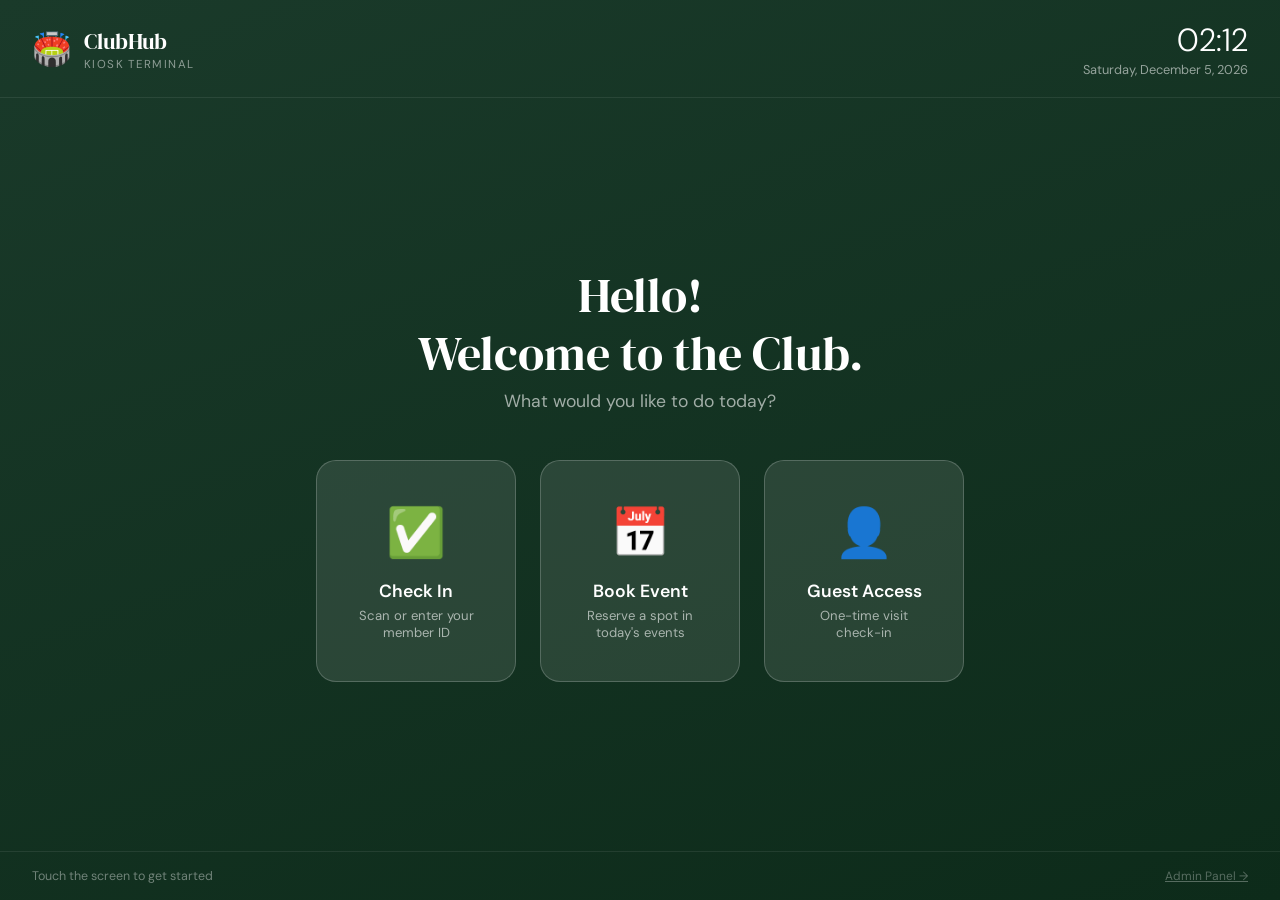
<file: pages/kiosk.html>
<!DOCTYPE html>
<html lang="en">
<head>
<meta charset="UTF-8">
<meta name="viewport" content="width=device-width, initial-scale=1.0">
<title>Kiosk — ClubHub</title>
<link rel="preconnect" href="https://fonts.googleapis.com">
<link href="https://fonts.googleapis.com/css2?family=DM+Serif+Display:ital@0;1&family=DM+Sans:wght@300;400;500;600&display=swap" rel="stylesheet">
<link rel="stylesheet" href="../css/global.css">
<style>
body { background: var(--brand); min-height: 100vh; overflow: hidden; }
.kiosk-wrap {
  min-height: 100vh;
  display: flex; flex-direction: column;
  padding: 0;
  background: linear-gradient(160deg, #1a3a2a 0%, #0d2b1a 100%);
}
.kiosk-header {
  display: flex; align-items: center; justify-content: space-between;
  padding: 1.2rem 2rem;
  border-bottom: 1px solid rgba(255,255,255,0.08);
}
.kiosk-logo { display: flex; align-items: center; gap: 0.75rem; }
.kiosk-logo-text { font-family: 'DM Serif Display', serif; font-size: 1.4rem; color: white; }
.kiosk-logo-sub { font-size: 0.72rem; color: rgba(255,255,255,0.5); text-transform: uppercase; letter-spacing: 0.12em; }
.kiosk-time { text-align: right; }
.kiosk-clock { font-size: 2rem; font-weight: 300; color: white; font-variant-numeric: tabular-nums; }
.kiosk-date { font-size: 0.8rem; color: rgba(255,255,255,0.55); }
.kiosk-body { flex: 1; display: flex; flex-direction: column; align-items: center; justify-content: center; padding: 2rem; }

/* Idle screen */
.idle-screen { text-align: center; }
.idle-title { font-family: 'DM Serif Display', serif; font-size: 3rem; color: white; margin-bottom: 0.5rem; line-height: 1.2; }
.idle-sub { font-size: 1.1rem; color: rgba(255,255,255,0.6); margin-bottom: 3rem; }
.kiosk-actions { display: flex; gap: 1.5rem; flex-wrap: wrap; justify-content: center; }
.kiosk-action-btn {
  background: rgba(255,255,255,0.1);
  border: 1.5px solid rgba(255,255,255,0.2);
  border-radius: 20px;
  padding: 2.5rem 2rem;
  width: 200px;
  cursor: pointer;
  transition: all 0.2s;
  text-align: center;
  color: white;
}
.kiosk-action-btn:hover { background: rgba(255,255,255,0.18); transform: translateY(-3px); border-color: var(--accent); }
.kiosk-action-icon { font-size: 3rem; margin-bottom: 1rem; }
.kiosk-action-title { font-weight: 600; font-size: 1.1rem; }
.kiosk-action-sub { font-size: 0.82rem; color: rgba(255,255,255,0.6); margin-top: 0.3rem; }

/* Panel */
.kiosk-panel {
  background: rgba(255,255,255,0.96);
  border-radius: 24px;
  width: 100%; max-width: 600px;
  padding: 2.5rem;
  box-shadow: 0 32px 80px rgba(0,0,0,0.4);
  animation: panelIn 0.3s ease;
}
@keyframes panelIn { from { opacity:0; transform:scale(0.95); } to { opacity:1; transform:scale(1); } }
.kiosk-panel-title { font-family: 'DM Serif Display', serif; font-size: 1.8rem; color: var(--brand); margin-bottom: 0.3rem; }
.kiosk-panel-sub { font-size: 0.9rem; color: var(--muted); margin-bottom: 2rem; }
.kiosk-input {
  width: 100%;
  padding: 1rem 1.2rem;
  font-size: 1.3rem;
  font-family: 'DM Sans', sans-serif;
  border: 2px solid var(--border);
  border-radius: 12px;
  outline: none;
  text-align: center;
  letter-spacing: 0.1em;
  background: var(--surface);
  color: var(--text);
  margin-bottom: 1.2rem;
  transition: border-color 0.2s;
}
.kiosk-input:focus { border-color: var(--accent); }
.kiosk-btn {
  width: 100%; padding: 1rem;
  font-size: 1rem; font-weight: 600;
  font-family: 'DM Sans', sans-serif;
  border-radius: 12px; border: none; cursor: pointer;
  transition: all 0.2s; margin-bottom: 0.75rem;
}
.kiosk-btn-primary { background: var(--brand-mid); color: white; }
.kiosk-btn-primary:hover { background: var(--brand); }
.kiosk-btn-secondary { background: var(--surface); color: var(--text); border: 1.5px solid var(--border); }
.kiosk-btn-secondary:hover { background: var(--accent-light); }

/* Success screen */
.success-screen { text-align: center; }
.success-icon { font-size: 5rem; margin-bottom: 1rem; animation: pop 0.4s ease; }
@keyframes pop { from{transform:scale(0)} 80%{transform:scale(1.2)} to{transform:scale(1)} }
.success-title { font-family: 'DM Serif Display', serif; font-size: 2rem; color: var(--brand); }
.success-name { font-size: 1.4rem; font-weight: 600; color: var(--brand-mid); margin: 0.5rem 0; }
.success-detail { color: var(--muted); font-size: 0.95rem; margin-bottom: 2rem; }
.countdown-ring { font-size: 0.85rem; color: var(--muted); }

/* Event list for kiosk */
.kiosk-event-list { display: flex; flex-direction: column; gap: 0.75rem; max-height: 340px; overflow-y: auto; margin-bottom: 1.2rem; }
.kiosk-event-item { display: flex; align-items: center; gap: 1rem; padding: 0.9rem; border: 2px solid var(--border); border-radius: 12px; cursor: pointer; transition: all 0.15s; }
.kiosk-event-item:hover, .kiosk-event-item.selected { border-color: var(--accent); background: rgba(82,183,136,0.06); }
.kiosk-event-emoji { font-size: 1.8rem; }
.kiosk-event-info { flex: 1; }
.kiosk-event-name { font-weight: 600; }
.kiosk-event-meta { font-size: 0.8rem; color: var(--muted); }

/* Member found card */
.member-found { background: var(--surface); border-radius: 12px; padding: 1.2rem; margin-bottom: 1.2rem; display: flex; align-items: center; gap: 1rem; }
.member-found-avatar { width: 52px; height: 52px; border-radius: 50%; background: var(--accent-light); display: flex; align-items: center; justify-content: center; font-size: 1.4rem; font-weight: 700; color: var(--brand); }
.member-found-name { font-weight: 700; font-size: 1.1rem; }
.member-found-info { font-size: 0.82rem; color: var(--muted); }

.kiosk-footer { padding: 1rem 2rem; border-top: 1px solid rgba(255,255,255,0.08); display: flex; justify-content: space-between; align-items: center; }
.kiosk-footer-text { font-size: 0.78rem; color: rgba(255,255,255,0.4); }
.admin-link { font-size: 0.75rem; color: rgba(255,255,255,0.3); cursor: pointer; text-decoration: underline; }
</style>
</head>
<body>
<div class="kiosk-wrap">
  <div class="kiosk-header">
    <div class="kiosk-logo">
      <div style="font-size:2rem">🏟️</div>
      <div>
        <div class="kiosk-logo-text">ClubHub</div>
        <div class="kiosk-logo-sub">Kiosk Terminal</div>
      </div>
    </div>
    <div class="kiosk-time">
      <div class="kiosk-clock" id="kiosk-clock">00:00</div>
      <div class="kiosk-date" id="kiosk-date">—</div>
    </div>
  </div>

  <div class="kiosk-body" id="kiosk-body">
    <!-- Screens injected here -->
  </div>

  <div class="kiosk-footer">
    <div class="kiosk-footer-text">Touch the screen to get started</div>
    <span class="admin-link" onclick="goToAdmin()">Admin Panel →</span>
  </div>
</div>

<script src="../js/config.js"></script>
<script src="../js/api.js"></script>
<script>
let allEvents = [], allMembers = [];
let selectedMember = null, selectedEvent = null;
let idleTimer = null;
let screen = 'idle';

const sportEmojis = { Tennis:'🎾', Badminton:'🏸', Basketball:'🏀', Pickleball:'🏓', Volleyball:'🏐', Swimming:'🏊', Gym:'💪' };

// Clock
function updateClock() {
  const now = new Date();
  const h = String(now.getHours()).padStart(2,'0');
  const m = String(now.getMinutes()).padStart(2,'0');
  document.getElementById('kiosk-clock').textContent = `${h}:${m}`;
  document.getElementById('kiosk-date').textContent = now.toLocaleDateString('en-US',{weekday:'long',month:'long',day:'numeric',year:'numeric'});
}
setInterval(updateClock, 1000);
updateClock();

// Init
window.onload = async () => {
  const [evRes, memRes] = await Promise.all([API.getEvents(), API.getMembers()]);
  allEvents = (evRes.data||[]).filter(e=>e.status==='open');
  allMembers = memRes.data||[];
  showIdle();
};

// Reset to idle after inactivity
function resetIdleTimer() {
  clearTimeout(idleTimer);
  if (screen !== 'idle' && screen !== 'success') {
    idleTimer = setTimeout(() => showIdle(), 60000);
  }
}
document.addEventListener('touchstart', resetIdleTimer);
document.addEventListener('click', resetIdleTimer);

function setScreen(name) { screen = name; resetIdleTimer(); }

function showIdle() {
  setScreen('idle');
  document.getElementById('kiosk-body').innerHTML = `
    <div class="idle-screen">
      <div class="idle-title">Hello!<br>Welcome to the Club.</div>
      <div class="idle-sub">What would you like to do today?</div>
      <div class="kiosk-actions">
        <div class="kiosk-action-btn" onclick="showCheckIn()">
          <div class="kiosk-action-icon">✅</div>
          <div class="kiosk-action-title">Check In</div>
          <div class="kiosk-action-sub">Scan or enter your member ID</div>
        </div>
        <div class="kiosk-action-btn" onclick="showBrowseEvents()">
          <div class="kiosk-action-icon">📅</div>
          <div class="kiosk-action-title">Book Event</div>
          <div class="kiosk-action-sub">Reserve a spot in today's events</div>
        </div>
        <div class="kiosk-action-btn" onclick="showGuestCheckIn()">
          <div class="kiosk-action-icon">👤</div>
          <div class="kiosk-action-title">Guest Access</div>
          <div class="kiosk-action-sub">One-time visit check-in</div>
        </div>
      </div>
    </div>`;
}

function showCheckIn() {
  setScreen('checkin');
  selectedMember = null;
  document.getElementById('kiosk-body').innerHTML = `
    <div class="kiosk-panel">
      <div class="kiosk-panel-title">✅ Member Check-in</div>
      <div class="kiosk-panel-sub">Enter your email address or member ID to check in</div>
      <input type="email" class="kiosk-input" id="ci-email" placeholder="your@email.com" autofocus oninput="lookupMember(this.value)">
      <div id="member-lookup-result"></div>
      <button class="kiosk-btn kiosk-btn-primary" id="ci-confirm-btn" onclick="confirmCheckIn()" style="display:none">Confirm Check-in</button>
      <button class="kiosk-btn kiosk-btn-secondary" onclick="showIdle()">← Back</button>
    </div>`;
}

let lookupTimeout = null;
function lookupMember(val) {
  clearTimeout(lookupTimeout);
  if (val.length < 3) { document.getElementById('member-lookup-result').innerHTML=''; document.getElementById('ci-confirm-btn').style.display='none'; return; }
  lookupTimeout = setTimeout(() => {
    const found = allMembers.find(m=>m.email.toLowerCase()===val.toLowerCase()||m.id.toLowerCase()===val.toLowerCase());
    const res = document.getElementById('member-lookup-result');
    if (found) {
      selectedMember = found;
      res.innerHTML = `<div class="member-found">
        <div class="member-found-avatar">${found.name[0]}</div>
        <div><div class="member-found-name">${found.name}</div><div class="member-found-info">${found.membership} Member · ${found.sport||'Multi-sport'}</div></div>
        <span class="badge badge-success">${found.status}</span>
      </div>`;
      document.getElementById('ci-confirm-btn').style.display='block';
    } else {
      selectedMember = null;
      res.innerHTML='<div style="color:#dc3545;font-size:0.85rem;margin-bottom:1rem">No member found with that email or ID.</div>';
      document.getElementById('ci-confirm-btn').style.display='none';
    }
  }, 500);
}

async function confirmCheckIn() {
  if (!selectedMember) return;
  const btn = document.getElementById('ci-confirm-btn');
  btn.innerHTML = '<span class="spinner-sm"></span> Checking in…';
  btn.disabled = true;
  const res = await API.checkIn(selectedMember.id, selectedMember.name, 'General Access');
  if (res.success) showSuccess(selectedMember.name, 'General Access', 'Have a great session!');
  else { toast('Check-in failed','error'); btn.textContent='Confirm Check-in'; btn.disabled=false; }
}

function showGuestCheckIn() {
  setScreen('guest');
  document.getElementById('kiosk-body').innerHTML = `
    <div class="kiosk-panel">
      <div class="kiosk-panel-title">👤 Guest Check-in</div>
      <div class="kiosk-panel-sub">Please enter your name to sign in as a guest</div>
      <input type="text" class="kiosk-input" id="guest-name" placeholder="Your full name">
      <button class="kiosk-btn kiosk-btn-primary" onclick="confirmGuestCheckIn()">Check In as Guest</button>
      <button class="kiosk-btn kiosk-btn-secondary" onclick="showIdle()">← Back</button>
    </div>`;
}

async function confirmGuestCheckIn() {
  const name = document.getElementById('guest-name').value.trim();
  if (!name) { return; }
  const res = await API.checkIn('GUEST', name, 'Guest Visit');
  if (res.success) showSuccess(name, 'Guest Visit', 'Welcome to the club!');
}

function showBrowseEvents() {
  setScreen('browse');
  const today = new Date().toISOString().split('T')[0];
  const todayEvents = allEvents; // show all open
  document.getElementById('kiosk-body').innerHTML = `
    <div class="kiosk-panel">
      <div class="kiosk-panel-title">📅 Available Events</div>
      <div class="kiosk-panel-sub">Select an event to book your spot</div>
      <div class="kiosk-event-list">
        ${todayEvents.map(e=>`<div class="kiosk-event-item" onclick="selectKioskEvent('${e.id}', this)">
          <div class="kiosk-event-emoji">${sportEmojis[e.sport]||'🎯'}</div>
          <div class="kiosk-event-info">
            <div class="kiosk-event-name">${e.name}</div>
            <div class="kiosk-event-meta">${e.date} · ${e.time}–${e.endTime} · ${e.location} · ₱${e.price}</div>
          </div>
          <span class="badge badge-${e.status==='open'?'success':'danger'}">${e.capacity-e.enrolled} spots</span>
        </div>`).join('')||'<div style="color:var(--muted);text-align:center;padding:2rem">No events available</div>'}
      </div>
      <button class="kiosk-btn kiosk-btn-primary" id="book-event-btn" onclick="proceedToBooking()" style="display:none">Book Selected Event →</button>
      <button class="kiosk-btn kiosk-btn-secondary" onclick="showIdle()">← Back</button>
    </div>`;
}

function selectKioskEvent(id, el) {
  selectedEvent = allEvents.find(e=>e.id===id);
  document.querySelectorAll('.kiosk-event-item').forEach(i=>i.classList.remove('selected'));
  el.classList.add('selected');
  document.getElementById('book-event-btn').style.display='block';
}

function proceedToBooking() {
  if (!selectedEvent) return;
  setScreen('book-email');
  document.getElementById('kiosk-body').innerHTML = `
    <div class="kiosk-panel">
      <div class="kiosk-panel-title">📅 Book: ${selectedEvent.name}</div>
      <div class="kiosk-panel-sub">Enter your member email to reserve your spot</div>
      <div style="background:var(--surface);border-radius:10px;padding:1rem;margin-bottom:1.2rem;font-size:0.9rem">
        📅 ${selectedEvent.date} · ${selectedEvent.time} · ${selectedEvent.location} · <strong>${selectedEvent.price===0?'Free':'₱'+selectedEvent.price}</strong>
      </div>
      <input type="email" class="kiosk-input" id="book-email" placeholder="your@email.com" oninput="lookupForBooking(this.value)">
      <div id="booking-member-result"></div>
      <button class="kiosk-btn kiosk-btn-primary" id="confirm-booking-btn" onclick="confirmKioskBooking()" style="display:none">Confirm Booking</button>
      <button class="kiosk-btn kiosk-btn-secondary" onclick="showBrowseEvents()">← Back</button>
    </div>`;
}

let bookLookupTimeout = null;
function lookupForBooking(val) {
  clearTimeout(bookLookupTimeout);
  if (val.length < 3) { document.getElementById('booking-member-result').innerHTML=''; document.getElementById('confirm-booking-btn').style.display='none'; return; }
  bookLookupTimeout = setTimeout(() => {
    const found = allMembers.find(m=>m.email.toLowerCase()===val.toLowerCase());
    const res = document.getElementById('booking-member-result');
    if (found) {
      selectedMember = found;
      res.innerHTML = `<div class="member-found">
        <div class="member-found-avatar">${found.name[0]}</div>
        <div><div class="member-found-name">${found.name}</div><div class="member-found-info">${found.membership} Member</div></div>
      </div>`;
      document.getElementById('confirm-booking-btn').style.display='block';
    } else {
      selectedMember = null;
      res.innerHTML='<div style="color:#dc3545;font-size:0.85rem;margin-bottom:1rem">Member not found.</div>';
      document.getElementById('confirm-booking-btn').style.display='none';
    }
  }, 500);
}

async function confirmKioskBooking() {
  if (!selectedMember || !selectedEvent) return;
  const btn = document.getElementById('confirm-booking-btn');
  btn.innerHTML = '<span class="spinner-sm"></span> Booking…';
  btn.disabled = true;
  const res = await API.createBooking(selectedMember.id, selectedEvent.id);
  if (res.success) showSuccess(selectedMember.name, selectedEvent.name, `${selectedEvent.date} · ${selectedEvent.time}`);
  else { toast(res.message||'Error','error'); btn.textContent='Confirm Booking'; btn.disabled=false; }
}

function showSuccess(name, event, detail) {
  setScreen('success');
  document.getElementById('kiosk-body').innerHTML = `
    <div class="kiosk-panel" style="text-align:center">
      <div class="success-icon">✅</div>
      <div style="font-family:'DM Serif Display',serif;font-size:2rem;color:var(--brand);margin-bottom:0.5rem">You're all set!</div>
      <div style="font-size:1.4rem;font-weight:700;color:var(--brand-mid);margin:0.5rem 0">${name}</div>
      <div style="color:var(--muted);font-size:0.95rem;margin-bottom:0.5rem">${event}</div>
      <div style="color:var(--muted);font-size:0.85rem;margin-bottom:2rem">${detail}</div>
      <button class="kiosk-btn kiosk-btn-primary" onclick="showIdle()">Done</button>
    </div>`;
  setTimeout(() => showIdle(), 8000);
}

function goToAdmin() {
  if (confirm('Go to Admin Panel?')) window.location.href = '../pages/admin.html';
}
</script>
</body>
</html>
</file>
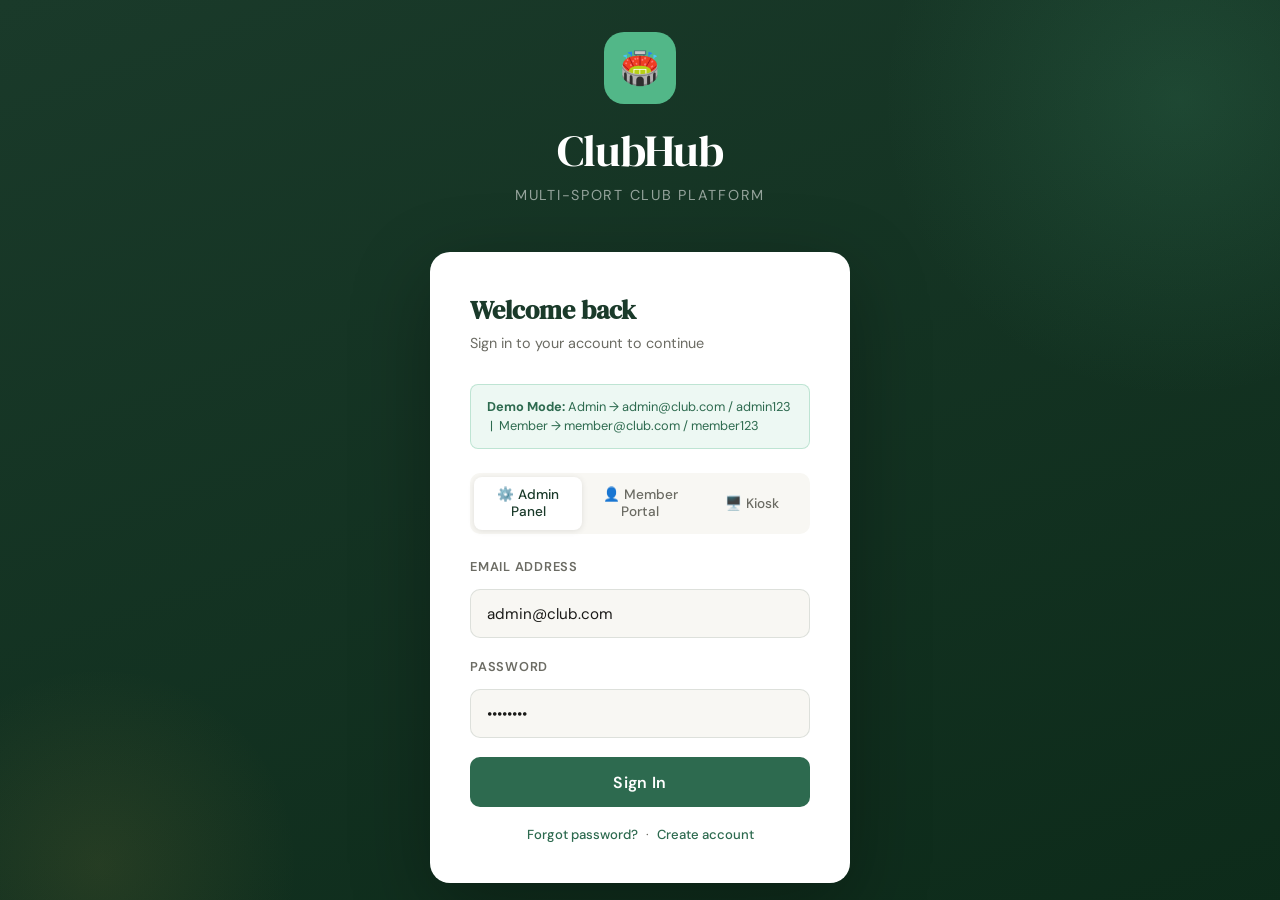
<file: pages/member.html>
<!DOCTYPE html>
<html lang="en">
<head>
<meta charset="UTF-8">
<meta name="viewport" content="width=device-width, initial-scale=1.0">
<title>Member Portal — ClubHub</title>
<link rel="preconnect" href="https://fonts.googleapis.com">
<link href="https://fonts.googleapis.com/css2?family=DM+Serif+Display:ital@0;1&family=DM+Sans:wght@300;400;500;600&display=swap" rel="stylesheet">
<link rel="stylesheet" href="../css/global.css">
<style>
.member-hero {
  background: linear-gradient(135deg, var(--brand) 0%, #1a3a2a 100%);
  padding: 1.5rem;
  color: white;
}
.member-welcome { font-family: 'DM Serif Display', serif; font-size: 1.6rem; }
.member-sub { font-size: 0.85rem; opacity: 0.7; margin-top: 0.2rem; }
.member-chips { display: flex; gap: 0.5rem; margin-top: 1rem; flex-wrap: wrap; }
.member-chip { background: rgba(255,255,255,0.15); padding: 0.3rem 0.8rem; border-radius: 20px; font-size: 0.78rem; font-weight: 500; }
.member-chip.gold { background: var(--gold); color: #1a1a18; }
.event-cards { display: grid; grid-template-columns: repeat(auto-fill, minmax(280px, 1fr)); gap: 1rem; }
.event-card {
  background: var(--card-bg);
  border: 1px solid var(--border);
  border-radius: var(--radius);
  overflow: hidden;
  transition: transform 0.15s, box-shadow 0.15s;
  cursor: pointer;
}
.event-card:hover { transform: translateY(-2px); box-shadow: 0 8px 24px rgba(0,0,0,0.1); }
.event-card-header { padding: 1rem; border-bottom: 1px solid var(--border); display: flex; align-items: center; gap: 0.75rem; }
.event-sport-icon { width: 44px; height: 44px; border-radius: 10px; display: flex; align-items: center; justify-content: center; font-size: 1.3rem; flex-shrink: 0; }
.event-card-body { padding: 1rem; }
.event-card-title { font-weight: 600; font-size: 0.95rem; margin-bottom: 0.4rem; }
.event-card-meta { font-size: 0.8rem; color: var(--muted); display: flex; flex-direction: column; gap: 0.2rem; }
.event-card-footer { padding: 0.75rem 1rem; border-top: 1px solid var(--border); display: flex; align-items: center; justify-content: space-between; }
.event-price { font-weight: 700; font-size: 1rem; color: var(--brand-mid); }
.spots-badge { font-size: 0.75rem; color: var(--muted); }
.spots-badge.low { color: #dc3545; font-weight: 600; }
.booking-item { background: var(--card-bg); border: 1px solid var(--border); border-radius: var(--radius); padding: 1rem; display: flex; align-items: center; gap: 1rem; margin-bottom: 0.75rem; }
.booking-icon { width: 48px; height: 48px; border-radius: 12px; background: rgba(82,183,136,0.1); display: flex; align-items: center; justify-content: center; font-size: 1.4rem; flex-shrink: 0; }
.booking-info { flex: 1; }
.booking-name { font-weight: 600; font-size: 0.9rem; }
.booking-meta { font-size: 0.8rem; color: var(--muted); margin-top: 2px; }
.tab-nav { display: flex; gap: 0; border-bottom: 2px solid var(--border); margin-bottom: 1.5rem; overflow-x: auto; }
.tab-link { padding: 0.75rem 1.25rem; border: none; background: none; font-family: 'DM Sans', sans-serif; font-size: 0.875rem; font-weight: 500; cursor: pointer; color: var(--muted); border-bottom: 2px solid transparent; margin-bottom: -2px; white-space: nowrap; transition: all 0.15s; }
.tab-link.active { color: var(--brand-mid); border-bottom-color: var(--brand-mid); }
.tab-pane { display: none; }
.tab-pane.active { display: block; }
.sport-filters { display: flex; gap: 0.5rem; flex-wrap: wrap; margin-bottom: 1.25rem; }
.sport-filter-btn { padding: 0.4rem 0.9rem; border-radius: 20px; border: 1px solid var(--border); background: var(--card-bg); font-size: 0.82rem; font-weight: 500; cursor: pointer; color: var(--muted); transition: all 0.15s; }
.sport-filter-btn.active { background: var(--brand-mid); color: white; border-color: var(--brand-mid); }
.profile-form { max-width: 520px; }
.announce-card { background: var(--card-bg); border: 1px solid var(--border); border-radius: var(--radius); padding: 1.1rem; margin-bottom: 0.75rem; border-left: 4px solid var(--accent); }
.announce-card.high { border-left-color: #dc3545; }
.announce-title { font-weight: 600; font-size: 0.9rem; }
.announce-msg { font-size: 0.83rem; color: var(--muted); margin-top: 0.3rem; line-height: 1.5; }
.announce-date { font-size: 0.72rem; color: var(--muted); margin-top: 0.5rem; }
</style>
</head>
<body>
<div class="app-layout">
  <!-- Sidebar -->
  <nav class="sidebar" id="sidebar">
    <div class="sidebar-logo">
      <div class="sidebar-logo-icon">🏟️</div>
      <div>
        <div class="sidebar-logo-text">ClubHub</div>
        <div class="sidebar-logo-sub">Member Portal</div>
      </div>
    </div>
    <div class="sidebar-nav">
      <button class="nav-item active" onclick="showTab('home')"><span class="nav-icon">🏠</span> Home</button>
      <button class="nav-item" onclick="showTab('events')"><span class="nav-icon">📅</span> Browse Events</button>
      <button class="nav-item" onclick="showTab('my-bookings')"><span class="nav-icon">📋</span> My Bookings</button>
      <button class="nav-item" onclick="showTab('announcements')"><span class="nav-icon">📢</span> Announcements</button>
      <div class="nav-section-label">Account</div>
      <button class="nav-item" onclick="showTab('profile')"><span class="nav-icon">👤</span> My Profile</button>
      <button class="nav-item" onclick="logout()"><span class="nav-icon">🚪</span> Sign Out</button>
    </div>
    <div class="sidebar-footer">
      <div class="user-chip">
        <div class="user-avatar" id="member-avatar">M</div>
        <div>
          <div class="user-name" id="member-name">Member</div>
          <div class="user-role" id="member-tier-badge">Premium</div>
        </div>
      </div>
    </div>
  </nav>

  <!-- Main -->
  <div class="main-content">
    <div class="top-bar">
      <div style="display:flex;align-items:center;gap:0.75rem">
        <button class="hamburger" onclick="toggleSidebar()"><span></span><span></span><span></span></button>
        <div class="top-bar-title" id="page-title">Home</div>
      </div>
      <div class="top-bar-actions">
        <button class="btn btn-primary btn-sm" onclick="showTab('events')">📅 Book Event</button>
      </div>
    </div>

    <div class="page-content">
      <!-- HOME TAB -->
      <div class="tab-pane active" id="tab-home">
        <div class="member-hero" style="border-radius:var(--radius);margin-bottom:1.5rem">
          <div class="member-welcome">Welcome back, <span id="hero-name">Member</span> 👋</div>
          <div class="member-sub">Your club dashboard — stay active, stay connected.</div>
          <div class="member-chips">
            <span class="member-chip gold" id="hero-tier">Premium</span>
            <span class="member-chip" id="hero-bookings">0 upcoming</span>
            <span class="member-chip">Member since 2024</span>
          </div>
        </div>
        <div class="stats-grid">
          <div class="stat-card"><div class="stat-label">My Bookings</div><div class="stat-value" id="ms-bookings">0</div><div class="stat-change">Total events booked</div></div>
          <div class="stat-card"><div class="stat-label">Upcoming</div><div class="stat-value" id="ms-upcoming">0</div><div class="stat-change">Events coming up</div></div>
          <div class="stat-card"><div class="stat-label">Open Events</div><div class="stat-value" id="ms-open">0</div><div class="stat-change">Available to book</div></div>
          <div class="stat-card"><div class="stat-label">Membership</div><div class="stat-value" id="ms-tier" style="font-size:1.2rem">—</div><div class="stat-change">Current plan</div></div>
        </div>
        <div class="card">
          <div class="card-header"><div class="card-title">📅 Available Now</div><button class="btn btn-secondary btn-sm" onclick="showTab('events')">See All</button></div>
          <div class="event-cards" id="home-events" style="margin-top:0.5rem"></div>
        </div>
      </div>

      <!-- EVENTS TAB -->
      <div class="tab-pane" id="tab-events">
        <div class="sport-filters" id="sport-filters">
          <button class="sport-filter-btn active" onclick="filterBySport('',this)">All Sports</button>
        </div>
        <div class="filter-bar" style="margin-bottom:1rem">
          <input type="text" id="event-search" placeholder="🔍 Search events…" oninput="filterEvents()" style="padding:0.5rem 0.8rem;border:1px solid var(--border);border-radius:8px;flex:1;min-width:200px;font-family:'DM Sans',sans-serif;font-size:0.85rem;color:var(--text);background:var(--card-bg);outline:none">
          <select id="event-type-filter" onchange="filterEvents()" style="padding:0.5rem 0.8rem;border:1px solid var(--border);border-radius:8px;font-family:'DM Sans',sans-serif;font-size:0.85rem;color:var(--text);background:var(--card-bg);outline:none"><option value="">All Types</option><option value="clinic">Clinic</option><option value="open_play">Open Play</option><option value="tournament">Tournament</option><option value="training">Training</option></select>
        </div>
        <div class="event-cards" id="events-grid"></div>
      </div>

      <!-- MY BOOKINGS TAB -->
      <div class="tab-pane" id="tab-my-bookings">
        <div style="display:flex;align-items:center;justify-content:space-between;margin-bottom:1rem">
          <div class="tab-nav" style="border:none;margin:0">
            <button class="tab-link active" onclick="filterBookingStatus('all',this)">All</button>
            <button class="tab-link" onclick="filterBookingStatus('confirmed',this)">Confirmed</button>
            <button class="tab-link" onclick="filterBookingStatus('waitlisted',this)">Waitlisted</button>
          </div>
        </div>
        <div id="bookings-list"></div>
      </div>

      <!-- ANNOUNCEMENTS TAB -->
      <div class="tab-pane" id="tab-announcements">
        <div id="ann-list"></div>
      </div>

      <!-- PROFILE TAB -->
      <div class="tab-pane" id="tab-profile">
        <div class="card profile-form">
          <div class="card-header"><div class="card-title">My Profile</div></div>
          <div class="form-grid" style="margin-top:0.5rem">
            <div class="form-group form-full"><label>Full Name</label><input type="text" id="p-name"></div>
            <div class="form-group"><label>Email</label><input type="email" id="p-email" readonly style="opacity:0.6"></div>
            <div class="form-group"><label>Phone</label><input type="text" id="p-phone"></div>
            <div class="form-group"><label>Preferred Sport</label><select id="p-sport"></select></div>
          </div>
          <div style="margin-top:1.25rem"><button class="btn btn-primary" onclick="saveProfile()">Save Changes</button></div>
        </div>
        <div class="card" style="margin-top:1rem;max-width:520px">
          <div class="card-header"><div class="card-title">Membership</div></div>
          <div id="membership-info"></div>
        </div>
      </div>
    </div>
  </div>
</div>

<!-- Event Detail Modal -->
<div class="modal-overlay" id="event-detail-modal">
  <div class="modal">
    <div class="modal-header">
      <div class="modal-title" id="detail-title">Event Details</div>
      <button class="modal-close" onclick="closeModal('event-detail-modal')">✕</button>
    </div>
    <div class="modal-body" id="detail-body"></div>
    <div class="modal-footer">
      <button class="btn btn-secondary" onclick="closeModal('event-detail-modal')">Close</button>
      <button class="btn btn-primary" id="book-btn" onclick="bookEvent()">Book Now</button>
    </div>
  </div>
</div>

<script src="../js/config.js"></script>
<script src="../js/api.js"></script>
<script>
let currentUser = null;
let allEvents = [], myBookings = [], allAnnouncements = [];
let selectedEvent = null;
let activeSport = '';

const sportEmojis = { Tennis:'🎾', Badminton:'🏸', Basketball:'🏀', Pickleball:'🏓', Volleyball:'🏐', Swimming:'🏊', Gym:'💪' };
const sportBgs = { Tennis:'rgba(36,113,163,0.12)', Badminton:'rgba(27,122,75,0.12)', Basketball:'rgba(138,104,32,0.12)', Pickleball:'rgba(123,45,139,0.12)', Volleyball:'rgba(192,57,43,0.12)', Swimming:'rgba(46,134,193,0.12)', Gym:'rgba(97,106,107,0.12)' };

window.onload = async () => {
  currentUser = requireAuth(['member','admin','staff']);
  if (!currentUser) return;

  document.getElementById('member-name').textContent = currentUser.name;
  document.getElementById('hero-name').textContent = currentUser.name.split(' ')[0];
  document.getElementById('member-avatar').textContent = currentUser.name[0].toUpperCase();
  document.getElementById('member-tier-badge').textContent = currentUser.membership || 'Guest';
  document.getElementById('hero-tier').textContent = currentUser.membership || 'Guest';

  // Populate sport select
  const pSport = document.getElementById('p-sport');
  CONFIG.SPORTS.forEach(s => { const o = document.createElement('option'); o.value=s; o.textContent=s; pSport.appendChild(o); });

  // Sport filter buttons
  const filterBar = document.getElementById('sport-filters');
  CONFIG.SPORTS.forEach(s => {
    const btn = document.createElement('button');
    btn.className = 'sport-filter-btn';
    btn.textContent = (sportEmojis[s]||'🎯')+' '+s;
    btn.onclick = () => filterBySport(s, btn);
    filterBar.appendChild(btn);
  });

  // Load profile
  document.getElementById('p-name').value = currentUser.name;
  document.getElementById('p-email').value = currentUser.email;
  document.getElementById('p-phone').value = currentUser.phone || '';
  document.getElementById('p-sport').value = currentUser.sport || '';

  await loadData();
};

async function loadData() {
  const [evRes, bkRes, annRes] = await Promise.all([
    API.getEvents(), API.getBookings(currentUser.id), API.getAnnouncements()
  ]);
  allEvents = (evRes.data || []).filter(e=>e.status!=='cancelled');
  myBookings = bkRes.data || [];
  allAnnouncements = annRes.data || [];
  renderHome();
  renderEvents();
  renderBookings(myBookings);
  renderAnnouncements();
  renderProfile();
}

function renderHome() {
  const upcoming = myBookings.filter(b=>b.status==='confirmed').length;
  document.getElementById('ms-bookings').textContent = myBookings.length;
  document.getElementById('ms-upcoming').textContent = upcoming;
  document.getElementById('ms-open').textContent = allEvents.filter(e=>e.status==='open').length;
  document.getElementById('ms-tier').textContent = currentUser.membership || 'Guest';
  document.getElementById('hero-bookings').textContent = `${upcoming} upcoming`;
  const open = allEvents.filter(e=>e.status==='open').slice(0,4);
  document.getElementById('home-events').innerHTML = open.map(renderEventCard).join('');
}

function renderEventCard(e) {
  const spots = e.capacity - e.enrolled;
  const booked = myBookings.some(b=>b.eventId===e.id);
  return `<div class="event-card" onclick="openEventDetail('${e.id}')">
    <div class="event-card-header">
      <div class="event-sport-icon" style="background:${sportBgs[e.sport]||'rgba(82,183,136,0.12)'}">${sportEmojis[e.sport]||'🎯'}</div>
      <div>
        <div style="font-size:0.72rem;font-weight:600;text-transform:uppercase;letter-spacing:0.07em;color:var(--muted)">${e.sport} · ${e.type?.replace('_',' ')}</div>
        <div class="event-card-title">${e.name}</div>
      </div>
    </div>
    <div class="event-card-body">
      <div class="event-card-meta">
        <span>📅 ${e.date} · ${e.time}–${e.endTime}</span>
        <span>📍 ${e.location}</span>
        ${e.instructor?`<span>👤 ${e.instructor}</span>`:''}
      </div>
    </div>
    <div class="event-card-footer">
      <div class="event-price">${e.price===0?'Free':`₱${e.price}`}</div>
      <div>
        ${booked?`<span class="badge badge-success">✓ Booked</span>`
        :e.status==='full'?`<span class="badge badge-danger">Full</span>`
        :`<span class="spots-badge${spots<=3?' low':''}">${spots} spot${spots!==1?'s':''} left</span>`}
      </div>
    </div>
  </div>`;
}

function renderEvents(filtered) {
  const data = filtered ?? allEvents;
  const q = document.getElementById('event-search')?.value.toLowerCase()||'';
  const type = document.getElementById('event-type-filter')?.value||'';
  const shown = data.filter(e =>
    (!activeSport || e.sport===activeSport) &&
    (!q || e.name.toLowerCase().includes(q) || e.location.toLowerCase().includes(q)) &&
    (!type || e.type===type)
  );
  document.getElementById('events-grid').innerHTML = shown.length ? shown.map(renderEventCard).join('')
    : '<div style="color:var(--muted);text-align:center;padding:3rem;grid-column:1/-1">No events match your search.</div>';
}

function filterBySport(sport, btn) {
  activeSport = sport;
  document.querySelectorAll('.sport-filter-btn').forEach(b=>b.classList.remove('active'));
  btn.classList.add('active');
  renderEvents();
}

function filterEvents() { renderEvents(); }

function renderBookings(data) {
  document.getElementById('bookings-list').innerHTML = data.length ? data.map(b => {
    const ev = allEvents.find(e=>e.eventId===b.eventId) || {};
    return `<div class="booking-item">
      <div class="booking-icon">${sportEmojis[ev.sport]||'📋'}</div>
      <div class="booking-info">
        <div class="booking-name">${b.eventName}</div>
        <div class="booking-meta">📅 ${b.date} · ${b.paid?'Paid':'Unpaid'} · ₱${b.amount}</div>
      </div>
      <div style="display:flex;flex-direction:column;align-items:flex-end;gap:0.5rem">
        <span class="badge badge-${b.status==='confirmed'?'success':b.status==='waitlisted'?'warning':'neutral'}">${b.status}</span>
        ${b.status==='confirmed'?`<button class="btn btn-danger btn-sm" onclick="cancelBooking('${b.id}')">Cancel</button>`:''}
      </div>
    </div>`;
  }).join('') : '<div style="color:var(--muted);text-align:center;padding:3rem">You have no bookings yet. <a href="#" onclick="showTab(\'events\')">Browse events →</a></div>';
}

function filterBookingStatus(status, btn) {
  document.querySelectorAll('.tab-nav .tab-link').forEach(b=>b.classList.remove('active'));
  btn.classList.add('active');
  renderBookings(status==='all'?myBookings:myBookings.filter(b=>b.status===status));
}

function renderAnnouncements() {
  document.getElementById('ann-list').innerHTML = allAnnouncements.length ? allAnnouncements.map(a =>
    `<div class="announce-card ${a.priority==='high'?'high':''}">
      <div class="announce-title">${a.priority==='high'?'🔴 ':''} ${a.title}</div>
      <div class="announce-msg">${a.message}</div>
      <div class="announce-date">${a.date}</div>
    </div>`
  ).join('') : '<div style="color:var(--muted);padding:2rem;text-align:center">No announcements</div>';
}

function renderProfile() {
  const tiers = CONFIG.MEMBERSHIP_TIERS;
  const current = tiers.find(t=>t.name===currentUser.membership) || tiers[0];
  document.getElementById('membership-info').innerHTML = `
    <div style="display:flex;align-items:center;gap:1rem;padding:0.5rem 0">
      <div style="width:14px;height:14px;border-radius:50%;background:${current.color}"></div>
      <div>
        <div style="font-weight:600;font-size:1rem">${current.name}</div>
        <div style="font-size:0.82rem;color:var(--muted)">${current.price===0?'Free membership':`₱${current.price.toLocaleString()} / month`}</div>
      </div>
    </div>
    <div style="margin-top:0.75rem"><button class="btn btn-secondary btn-sm" onclick="toast('Contact admin to upgrade your membership','warning')">Upgrade Plan</button></div>`;
}

async function saveProfile() {
  const name = document.getElementById('p-name').value.trim();
  const phone = document.getElementById('p-phone').value.trim();
  const sport = document.getElementById('p-sport').value;
  if (!name) { toast('Name is required','error'); return; }
  currentUser.name = name; currentUser.phone = phone; currentUser.sport = sport;
  sessionStorage.setItem('clubhub_user', JSON.stringify(currentUser));
  document.getElementById('member-name').textContent = name;
  document.getElementById('hero-name').textContent = name.split(' ')[0];
  toast('Profile saved!');
}

// Event Detail
function openEventDetail(id) {
  const e = allEvents.find(ev=>ev.id===id);
  if (!e) return;
  selectedEvent = e;
  const booked = myBookings.some(b=>b.eventId===id);
  const spots = e.capacity - e.enrolled;
  document.getElementById('detail-title').textContent = e.name;
  document.getElementById('detail-body').innerHTML = `
    <div style="display:flex;align-items:center;gap:1rem;margin-bottom:1.5rem;padding:1rem;background:var(--surface);border-radius:10px">
      <div style="font-size:3rem">${sportEmojis[e.sport]||'🎯'}</div>
      <div>
        <div style="font-weight:700;font-size:1.1rem">${e.name}</div>
        <div style="font-size:0.82rem;color:var(--muted);margin-top:0.2rem">${e.sport} · ${e.type?.replace('_',' ')}</div>
      </div>
    </div>
    <div style="display:grid;grid-template-columns:1fr 1fr;gap:0.75rem;margin-bottom:1.25rem">
      <div style="background:var(--surface);padding:0.75rem;border-radius:10px"><div style="font-size:0.7rem;text-transform:uppercase;letter-spacing:0.08em;color:var(--muted);font-weight:600">Date</div><div style="font-weight:600;margin-top:0.2rem">${e.date}</div></div>
      <div style="background:var(--surface);padding:0.75rem;border-radius:10px"><div style="font-size:0.7rem;text-transform:uppercase;letter-spacing:0.08em;color:var(--muted);font-weight:600">Time</div><div style="font-weight:600;margin-top:0.2rem">${e.time} – ${e.endTime}</div></div>
      <div style="background:var(--surface);padding:0.75rem;border-radius:10px"><div style="font-size:0.7rem;text-transform:uppercase;letter-spacing:0.08em;color:var(--muted);font-weight:600">Location</div><div style="font-weight:600;margin-top:0.2rem">${e.location}</div></div>
      <div style="background:var(--surface);padding:0.75rem;border-radius:10px"><div style="font-size:0.7rem;text-transform:uppercase;letter-spacing:0.08em;color:var(--muted);font-weight:600">Price</div><div style="font-weight:600;margin-top:0.2rem;color:var(--brand-mid)">${e.price===0?'Free':'₱'+e.price}</div></div>
    </div>
    ${e.instructor?`<div style="margin-bottom:1rem"><div style="font-size:0.78rem;font-weight:600;text-transform:uppercase;letter-spacing:0.08em;color:var(--muted);margin-bottom:0.3rem">Instructor</div><div>👤 ${e.instructor}</div></div>`:''}
    ${e.description?`<div style="margin-bottom:1rem;line-height:1.6;font-size:0.9rem;color:var(--muted)">${e.description}</div>`:''}
    <div style="display:flex;align-items:center;justify-content:space-between;padding-top:0.75rem;border-top:1px solid var(--border)">
      <div style="font-size:0.85rem"><span style="font-weight:600">${e.enrolled}</span>/${e.capacity} enrolled · <span class="${spots<=3?'spots-badge low':'spots-badge'}">${spots} spot${spots!==1?'s':''} left</span></div>
      ${booked?'<span class="badge badge-success">✓ Already booked</span>':''}
    </div>`;
  const bookBtn = document.getElementById('book-btn');
  if (booked) { bookBtn.textContent='Already Booked'; bookBtn.disabled=true; }
  else if (e.status==='full') { bookBtn.textContent='Join Waitlist'; bookBtn.disabled=false; }
  else { bookBtn.textContent='Book Now'; bookBtn.disabled=false; }
  document.getElementById('event-detail-modal').classList.add('show');
}

async function bookEvent() {
  if (!selectedEvent) return;
  const btn = document.getElementById('book-btn');
  btn.innerHTML = '<span class="spinner-sm"></span> Booking…';
  btn.disabled = true;
  const res = await API.createBooking(currentUser.id, selectedEvent.id);
  if (res.success) {
    toast('🎉 '+res.message);
    closeModal('event-detail-modal');
    await loadData();
  } else {
    toast(res.message||'Error booking event','error');
    btn.textContent='Book Now'; btn.disabled=false;
  }
}

async function cancelBooking(id) {
  if (!confirm('Cancel this booking?')) return;
  const res = await API.cancelBooking(id);
  if (res.success) { toast('Booking cancelled'); await loadData(); }
  else toast('Error cancelling booking','error');
}

function showTab(name) {
  document.querySelectorAll('.tab-pane').forEach(p=>p.classList.remove('active'));
  document.querySelectorAll('.nav-item').forEach(n=>n.classList.remove('active'));
  document.getElementById('tab-'+name).classList.add('active');
  const labels = { home:'Home', events:'Browse Events', 'my-bookings':'My Bookings', announcements:'Announcements', profile:'My Profile' };
  document.getElementById('page-title').textContent = labels[name]||name;
  document.querySelectorAll('.nav-item').forEach(n => {
    if (n.textContent.toLowerCase().includes(labels[name]?.toLowerCase()||name)) n.classList.add('active');
  });
}

function closeModal(id) { document.getElementById(id).classList.remove('show'); }
function toggleSidebar() { document.getElementById('sidebar').classList.toggle('open'); }
document.addEventListener('click', e => { if(e.target.classList.contains('modal-overlay')) e.target.classList.remove('show'); });
</script>
</body>
</html>
</file>
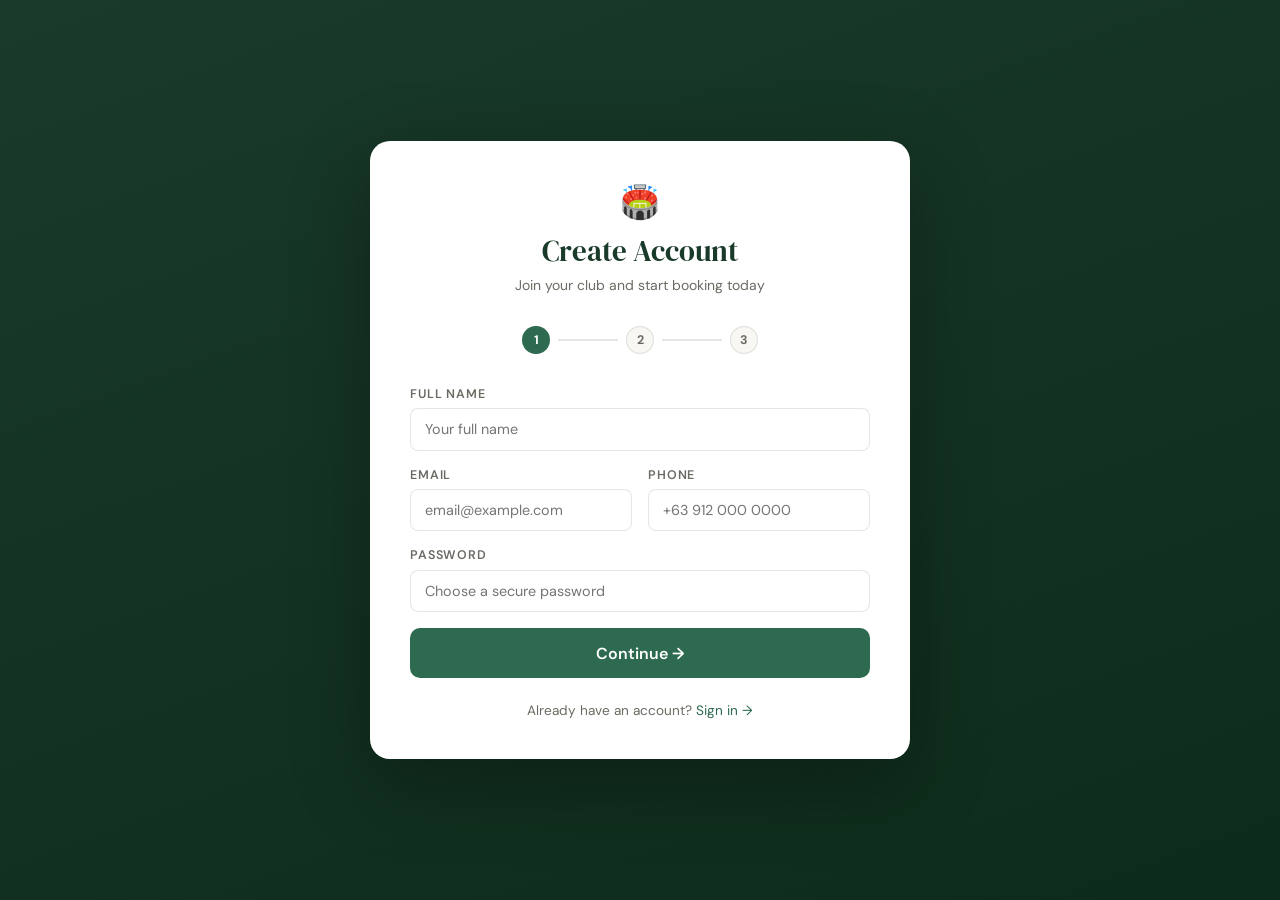
<file: pages/register.html>
<!DOCTYPE html>
<html lang="en">
<head>
<meta charset="UTF-8">
<meta name="viewport" content="width=device-width, initial-scale=1.0">
<title>Register — ClubHub</title>
<link rel="preconnect" href="https://fonts.googleapis.com">
<link href="https://fonts.googleapis.com/css2?family=DM+Serif+Display:ital@0;1&family=DM+Sans:wght@300;400;500;600&display=swap" rel="stylesheet">
<link rel="stylesheet" href="../css/global.css">
<style>
body { background: linear-gradient(160deg, #1a3a2a 0%, #0d2b1a 100%); min-height: 100vh; display: flex; align-items: center; justify-content: center; padding: 1.5rem; }
.register-card { background: var(--card-bg); border-radius: 20px; padding: 2.5rem; width: 100%; max-width: 540px; box-shadow: 0 24px 80px rgba(0,0,0,0.3); }
.register-header { margin-bottom: 2rem; text-align: center; }
.register-logo { font-size: 2rem; margin-bottom: 0.5rem; }
.register-title { font-family: 'DM Serif Display', serif; font-size: 1.8rem; color: var(--brand); }
.register-sub { font-size: 0.875rem; color: var(--muted); margin-top: 0.3rem; }
.tier-grid { display: grid; grid-template-columns: repeat(2, 1fr); gap: 0.75rem; margin-bottom: 1.5rem; }
.tier-card { border: 2px solid var(--border); border-radius: 12px; padding: 1rem; cursor: pointer; transition: all 0.15s; }
.tier-card:hover { border-color: var(--accent); }
.tier-card.selected { border-color: var(--brand-mid); background: rgba(45,106,79,0.06); }
.tier-name { font-weight: 700; font-size: 0.95rem; }
.tier-price { font-size: 0.82rem; color: var(--muted); }
.tier-dot { width: 10px; height: 10px; border-radius: 50%; margin-bottom: 0.5rem; }
.step-indicator { display: flex; align-items: center; gap: 0.5rem; margin-bottom: 2rem; justify-content: center; }
.step { width: 28px; height: 28px; border-radius: 50%; display: flex; align-items: center; justify-content: center; font-size: 0.78rem; font-weight: 700; }
.step.active { background: var(--brand-mid); color: white; }
.step.done { background: var(--accent); color: white; }
.step.inactive { background: var(--surface); color: var(--muted); border: 1.5px solid var(--border); }
.step-line { flex: 1; height: 2px; background: var(--border); max-width: 60px; }
.step-line.done { background: var(--accent); }
.btn-full { width: 100%; padding: 0.9rem; border-radius: 10px; font-family: 'DM Sans', sans-serif; font-size: 1rem; font-weight: 600; cursor: pointer; border: none; transition: all 0.2s; }
.btn-green { background: var(--brand-mid); color: white; }
.btn-green:hover { background: var(--brand); }
.back-link { text-align: center; margin-top: 1rem; font-size: 0.85rem; color: var(--muted); }
.back-link a { color: var(--brand-mid); }
</style>
</head>
<body>
<div class="register-card">
  <div class="register-header">
    <div class="register-logo">🏟️</div>
    <div class="register-title">Create Account</div>
    <div class="register-sub">Join your club and start booking today</div>
  </div>

  <div class="step-indicator">
    <div class="step active" id="step1-dot">1</div>
    <div class="step-line" id="line1"></div>
    <div class="step inactive" id="step2-dot">2</div>
    <div class="step-line" id="line2"></div>
    <div class="step inactive" id="step3-dot">3</div>
  </div>

  <!-- Step 1: Basic Info -->
  <div id="step1">
    <div class="form-grid">
      <div class="form-group form-full"><label>Full Name</label><input type="text" id="r-name" placeholder="Your full name"></div>
      <div class="form-group"><label>Email</label><input type="email" id="r-email" placeholder="email@example.com"></div>
      <div class="form-group"><label>Phone</label><input type="text" id="r-phone" placeholder="+63 912 000 0000"></div>
      <div class="form-group form-full"><label>Password</label><input type="password" id="r-password" placeholder="Choose a secure password"></div>
    </div>
    <button class="btn-full btn-green" onclick="nextStep(2)" style="margin-top:1rem">Continue →</button>
  </div>

  <!-- Step 2: Sport & Tier -->
  <div id="step2" style="display:none">
    <div class="form-group" style="margin-bottom:1.2rem">
      <label>Preferred Sport</label>
      <select id="r-sport" style="padding:0.7rem 0.9rem;border:1.5px solid var(--border);border-radius:8px;font-family:'DM Sans',sans-serif;font-size:0.9rem;color:var(--text);background:var(--card-bg);outline:none;width:100%"></select>
    </div>
    <div style="font-size:0.78rem;font-weight:600;text-transform:uppercase;letter-spacing:0.07em;color:var(--muted);margin-bottom:0.6rem">Membership Tier</div>
    <div class="tier-grid" id="tier-grid"></div>
    <button class="btn-full btn-green" onclick="nextStep(3)">Continue →</button>
    <div class="back-link"><a href="#" onclick="nextStep(1)">← Back</a></div>
  </div>

  <!-- Step 3: Confirm -->
  <div id="step3" style="display:none">
    <div style="background:var(--surface);border-radius:12px;padding:1.25rem;margin-bottom:1.5rem">
      <div style="font-weight:700;font-size:1.1rem;margin-bottom:1rem">Review your details</div>
      <div id="review-details" style="display:flex;flex-direction:column;gap:0.5rem;font-size:0.875rem"></div>
    </div>
    <button class="btn-full btn-green" onclick="submitRegistration()" id="submit-btn">Create Account 🎉</button>
    <div class="back-link"><a href="#" onclick="nextStep(2)">← Back</a></div>
  </div>

  <div class="back-link" style="margin-top:1.5rem">Already have an account? <a href="../index.html">Sign in →</a></div>
</div>

<script src="../js/config.js"></script>
<script src="../js/api.js"></script>
<script>
let selectedTier = 'Guest';

window.onload = () => {
  // Sports
  const sel = document.getElementById('r-sport');
  CONFIG.SPORTS.forEach(s => { const o = document.createElement('option'); o.value=s; o.textContent=s; sel.appendChild(o); });
  // Tiers
  const grid = document.getElementById('tier-grid');
  CONFIG.MEMBERSHIP_TIERS.forEach(t => {
    const div = document.createElement('div');
    div.className = 'tier-card' + (t.id==='guest'?' selected':'');
    div.innerHTML = `<div class="tier-dot" style="background:${t.color}"></div><div class="tier-name">${t.name}</div><div class="tier-price">${t.price===0?'Free':`₱${t.price}/mo`}</div>`;
    div.onclick = () => { document.querySelectorAll('.tier-card').forEach(c=>c.classList.remove('selected')); div.classList.add('selected'); selectedTier = t.name; };
    grid.appendChild(div);
  });
};

function nextStep(n) {
  if (n===2) {
    const name = document.getElementById('r-name').value.trim();
    const email = document.getElementById('r-email').value.trim();
    const pass = document.getElementById('r-password').value;
    if (!name || !email || !pass) { alert('Please fill in all fields'); return; }
    if (pass.length < 6) { alert('Password must be at least 6 characters'); return; }
  }
  if (n===3) {
    const details = document.getElementById('review-details');
    details.innerHTML = [
      ['Name', document.getElementById('r-name').value],
      ['Email', document.getElementById('r-email').value],
      ['Phone', document.getElementById('r-phone').value||'—'],
      ['Sport', document.getElementById('r-sport').value],
      ['Membership', selectedTier],
    ].map(([k,v])=>`<div style="display:flex;justify-content:space-between"><span style="color:var(--muted)">${k}</span><span style="font-weight:500">${v}</span></div>`).join('');
  }
  [1,2,3].forEach(i => {
    document.getElementById('step'+i).style.display = i===n?'block':'none';
    const dot = document.getElementById('step'+i+'-dot');
    dot.className = 'step ' + (i===n?'active':i<n?'done':'inactive');
    if (i<3) document.getElementById('line'+i).className = 'step-line'+(i<n?' done':'');
  });
}

async function submitRegistration() {
  const member = {
    name: document.getElementById('r-name').value.trim(),
    email: document.getElementById('r-email').value.trim(),
    phone: document.getElementById('r-phone').value.trim(),
    sport: document.getElementById('r-sport').value,
    membership: selectedTier,
    status: 'active'
  };
  const btn = document.getElementById('submit-btn');
  btn.innerHTML = '<span class="spinner-sm" style="border-top-color:white"></span> Creating…';
  btn.disabled = true;
  const res = await API.createMember(member);
  if (res.success) {
    sessionStorage.setItem('clubhub_user', JSON.stringify({ ...member, role:'member', id:res.member?.id||'U'+Date.now() }));
    window.location.href = 'member.html';
  } else {
    alert(res.message||'Error creating account');
    btn.textContent = 'Create Account 🎉'; btn.disabled = false;
  }
}
</script>
</body>
</html>
</file>
<file: css/global.css>
/* ClubHub Global Styles */
:root {
  --brand: #1a3a2a;
  --brand-mid: #2d6a4f;
  --accent: #52b788;
  --accent-light: #b7e4c7;
  --gold: #d4a843;
  --surface: #f8f7f3;
  --text: #1a1a18;
  --muted: #6b6b63;
  --border: rgba(26,58,42,0.12);
  --card-bg: #ffffff;
  --radius: 14px;
  --sidebar-w: 240px;
  --header-h: 60px;
}
[data-theme="dark"] {
  --brand: #52b788;
  --brand-mid: #74c69d;
  --accent: #74c69d;
  --accent-light: #1b4332;
  --surface: #0d1b14;
  --text: #e8f5e9;
  --muted: #7a9e87;
  --border: rgba(82,183,136,0.15);
  --card-bg: #132218;
}
* { box-sizing: border-box; margin: 0; padding: 0; }
body { font-family: 'DM Sans', sans-serif; background: var(--surface); color: var(--text); }
a { color: var(--brand-mid); text-decoration: none; }

/* Layout */
.app-layout { display: flex; min-height: 100vh; }
.sidebar {
  width: var(--sidebar-w);
  background: var(--brand);
  color: white;
  display: flex; flex-direction: column;
  position: fixed; top: 0; left: 0; bottom: 0;
  z-index: 100;
  transition: transform 0.3s;
}
.sidebar-logo {
  padding: 1.5rem 1.2rem 1rem;
  border-bottom: 1px solid rgba(255,255,255,0.1);
  display: flex; align-items: center; gap: 0.7rem;
}
.sidebar-logo-icon { font-size: 1.5rem; }
.sidebar-logo-text { font-family: 'DM Serif Display', serif; font-size: 1.2rem; color: white; }
.sidebar-logo-sub { font-size: 0.7rem; color: rgba(255,255,255,0.5); text-transform: uppercase; letter-spacing: 0.1em; }
.sidebar-nav { flex: 1; padding: 1rem 0; overflow-y: auto; }
.nav-section-label {
  font-size: 0.65rem; font-weight: 600;
  text-transform: uppercase; letter-spacing: 0.12em;
  color: rgba(255,255,255,0.35);
  padding: 1rem 1.2rem 0.4rem;
}
.nav-item {
  display: flex; align-items: center; gap: 0.7rem;
  padding: 0.65rem 1.2rem;
  cursor: pointer;
  border-radius: 0;
  font-size: 0.9rem;
  color: rgba(255,255,255,0.75);
  transition: all 0.15s;
  border: none; background: none; width: 100%; text-align: left;
}
.nav-item:hover { background: rgba(255,255,255,0.08); color: white; }
.nav-item.active { background: rgba(82,183,136,0.2); color: #74c69d; border-right: 3px solid #74c69d; }
.nav-icon { font-size: 1rem; width: 20px; text-align: center; }
.sidebar-footer {
  padding: 1rem 1.2rem;
  border-top: 1px solid rgba(255,255,255,0.1);
}
.user-chip {
  display: flex; align-items: center; gap: 0.6rem;
  cursor: pointer;
}
.user-avatar {
  width: 34px; height: 34px;
  border-radius: 50%;
  background: var(--accent);
  display: flex; align-items: center; justify-content: center;
  font-weight: 600; font-size: 0.85rem; color: var(--brand);
  flex-shrink: 0;
}
.user-name { font-size: 0.85rem; color: white; font-weight: 500; }
.user-role { font-size: 0.72rem; color: rgba(255,255,255,0.5); }

/* Main Content */
.main-content {
  margin-left: var(--sidebar-w);
  flex: 1;
  display: flex; flex-direction: column;
  min-height: 100vh;
}
.top-bar {
  height: var(--header-h);
  background: var(--card-bg);
  border-bottom: 1px solid var(--border);
  display: flex; align-items: center; justify-content: space-between;
  padding: 0 1.5rem;
  position: sticky; top: 0; z-index: 50;
}
.top-bar-title { font-family: 'DM Serif Display', serif; font-size: 1.3rem; color: var(--brand); }
.top-bar-actions { display: flex; align-items: center; gap: 0.8rem; }
.page-content { padding: 1.5rem; flex: 1; }

/* Cards */
.card {
  background: var(--card-bg);
  border: 1px solid var(--border);
  border-radius: var(--radius);
  padding: 1.25rem;
}
.card-header {
  display: flex; align-items: center; justify-content: space-between;
  margin-bottom: 1rem;
}
.card-title { font-weight: 600; font-size: 0.95rem; }

/* Stats Grid */
.stats-grid { display: grid; grid-template-columns: repeat(auto-fit, minmax(160px, 1fr)); gap: 1rem; margin-bottom: 1.5rem; }
.stat-card {
  background: var(--card-bg);
  border: 1px solid var(--border);
  border-radius: var(--radius);
  padding: 1.2rem;
}
.stat-label { font-size: 0.75rem; font-weight: 600; text-transform: uppercase; letter-spacing: 0.08em; color: var(--muted); margin-bottom: 0.5rem; }
.stat-value { font-size: 1.8rem; font-weight: 600; color: var(--text); line-height: 1; }
.stat-change { font-size: 0.78rem; color: var(--accent); margin-top: 0.3rem; }

/* Buttons */
.btn { display: inline-flex; align-items: center; gap: 0.4rem; padding: 0.6rem 1.1rem; border-radius: 8px; font-family: 'DM Sans', sans-serif; font-size: 0.875rem; font-weight: 500; cursor: pointer; transition: all 0.15s; border: none; }
.btn-primary { background: var(--brand-mid); color: white; }
.btn-primary:hover { background: var(--brand); }
.btn-secondary { background: var(--surface); color: var(--text); border: 1px solid var(--border); }
.btn-secondary:hover { background: var(--accent-light); }
.btn-danger { background: #dc3545; color: white; }
.btn-danger:hover { background: #c0392b; }
.btn-sm { padding: 0.4rem 0.8rem; font-size: 0.8rem; }
.btn-icon { padding: 0.5rem; border-radius: 8px; }

/* Tables */
.table-wrap { overflow-x: auto; border-radius: 10px; border: 1px solid var(--border); }
table { width: 100%; border-collapse: collapse; background: var(--card-bg); }
thead th { background: var(--surface); font-size: 0.75rem; font-weight: 600; text-transform: uppercase; letter-spacing: 0.07em; color: var(--muted); padding: 0.75rem 1rem; text-align: left; border-bottom: 1px solid var(--border); }
tbody td { padding: 0.85rem 1rem; border-bottom: 1px solid var(--border); font-size: 0.875rem; vertical-align: middle; }
tbody tr:last-child td { border-bottom: none; }
tbody tr:hover { background: rgba(82,183,136,0.04); }

/* Badges */
.badge { display: inline-flex; align-items: center; padding: 0.25rem 0.65rem; border-radius: 20px; font-size: 0.72rem; font-weight: 600; letter-spacing: 0.04em; }
.badge-success { background: rgba(82,183,136,0.12); color: #1b7a4b; }
.badge-warning { background: rgba(212,168,67,0.15); color: #8a6820; }
.badge-danger { background: rgba(220,53,69,0.1); color: #c0392b; }
.badge-info { background: rgba(52,152,219,0.1); color: #2471a3; }
.badge-neutral { background: var(--surface); color: var(--muted); border: 1px solid var(--border); }

/* Forms */
.form-grid { display: grid; grid-template-columns: 1fr 1fr; gap: 1rem; }
.form-full { grid-column: 1 / -1; }
.form-group { display: flex; flex-direction: column; gap: 0.4rem; }
.form-group label { font-size: 0.78rem; font-weight: 600; text-transform: uppercase; letter-spacing: 0.07em; color: var(--muted); }
.form-group input, .form-group select, .form-group textarea {
  padding: 0.7rem 0.9rem;
  border: 1.5px solid var(--border);
  border-radius: 8px;
  font-family: 'DM Sans', sans-serif;
  font-size: 0.9rem;
  color: var(--text);
  background: var(--card-bg);
  outline: none;
  transition: border-color 0.15s, box-shadow 0.15s;
}
.form-group input:focus, .form-group select:focus, .form-group textarea:focus {
  border-color: var(--accent);
  box-shadow: 0 0 0 3px rgba(82,183,136,0.12);
}
.form-group textarea { resize: vertical; min-height: 80px; }

/* Modal */
.modal-overlay {
  display: none; position: fixed; inset: 0;
  background: rgba(0,0,0,0.45);
  z-index: 200;
  align-items: center; justify-content: center;
  padding: 1rem;
}
.modal-overlay.show { display: flex; }
.modal {
  background: var(--card-bg);
  border-radius: 18px;
  width: 100%; max-width: 520px;
  max-height: 90vh; overflow-y: auto;
  box-shadow: 0 24px 80px rgba(0,0,0,0.25);
  animation: slideUp 0.25s ease;
}
@keyframes slideUp { from { opacity:0; transform:translateY(20px); } to { opacity:1; transform:translateY(0); } }
.modal-header { display: flex; align-items: center; justify-content: space-between; padding: 1.25rem 1.5rem; border-bottom: 1px solid var(--border); }
.modal-title { font-family: 'DM Serif Display', serif; font-size: 1.3rem; color: var(--brand); }
.modal-close { background: none; border: none; font-size: 1.4rem; cursor: pointer; color: var(--muted); padding: 0.2rem; border-radius: 6px; }
.modal-close:hover { background: var(--surface); }
.modal-body { padding: 1.5rem; }
.modal-footer { padding: 1rem 1.5rem; border-top: 1px solid var(--border); display: flex; gap: 0.75rem; justify-content: flex-end; }

/* Mobile hamburger */
.hamburger { display: none; background: none; border: none; cursor: pointer; padding: 0.4rem; }
.hamburger span { display: block; width: 22px; height: 2px; background: var(--text); margin: 5px 0; border-radius: 2px; transition: all 0.2s; }

/* Toast */
.toast-container { position: fixed; bottom: 1.5rem; right: 1.5rem; z-index: 999; display: flex; flex-direction: column; gap: 0.5rem; }
.toast {
  background: var(--text); color: var(--card-bg);
  padding: 0.8rem 1.2rem; border-radius: 10px;
  font-size: 0.875rem; font-weight: 500;
  box-shadow: 0 4px 20px rgba(0,0,0,0.15);
  animation: toastIn 0.3s ease;
  display: flex; align-items: center; gap: 0.5rem;
}
@keyframes toastIn { from { opacity:0; transform:translateY(10px); } to { opacity:1; transform:translateY(0); } }
.toast.success { background: var(--brand-mid); }
.toast.error { background: #dc3545; color: white; }
.toast.warning { background: var(--gold); color: #1a1a18; }

/* Loading spinner */
.spinner-sm { width: 18px; height: 18px; border: 2px solid rgba(255,255,255,0.3); border-top-color: white; border-radius: 50%; animation: spin 0.6s linear infinite; display: inline-block; }
@keyframes spin { to { transform: rotate(360deg); } }

/* Calendar */
.calendar-grid { display: grid; grid-template-columns: repeat(7, 1fr); gap: 2px; }
.cal-header { display: grid; grid-template-columns: repeat(7, 1fr); gap: 2px; margin-bottom: 4px; }
.cal-day-name { text-align: center; font-size: 0.72rem; font-weight: 600; color: var(--muted); padding: 0.3rem; text-transform: uppercase; }
.cal-cell {
  min-height: 80px; background: var(--card-bg);
  border: 1px solid var(--border); border-radius: 8px;
  padding: 0.4rem; cursor: pointer; transition: background 0.15s;
}
.cal-cell:hover { background: rgba(82,183,136,0.05); }
.cal-cell.today { border-color: var(--accent); }
.cal-cell.other-month .cal-date { color: var(--muted); opacity: 0.4; }
.cal-date { font-size: 0.8rem; font-weight: 600; margin-bottom: 0.3rem; }
.cal-event { font-size: 0.68rem; background: rgba(82,183,136,0.15); color: var(--brand-mid); padding: 2px 5px; border-radius: 4px; margin-bottom: 2px; white-space: nowrap; overflow: hidden; text-overflow: ellipsis; cursor: pointer; }

/* Responsive */
@media (max-width: 768px) {
  .sidebar { transform: translateX(-100%); }
  .sidebar.open { transform: translateX(0); }
  .main-content { margin-left: 0; }
  .hamburger { display: block; }
  .stats-grid { grid-template-columns: repeat(2, 1fr); }
  .form-grid { grid-template-columns: 1fr; }
  .page-content { padding: 1rem; }
}
@media (max-width: 480px) {
  .stats-grid { grid-template-columns: 1fr 1fr; }
  .cal-cell { min-height: 50px; }
}
</file>
